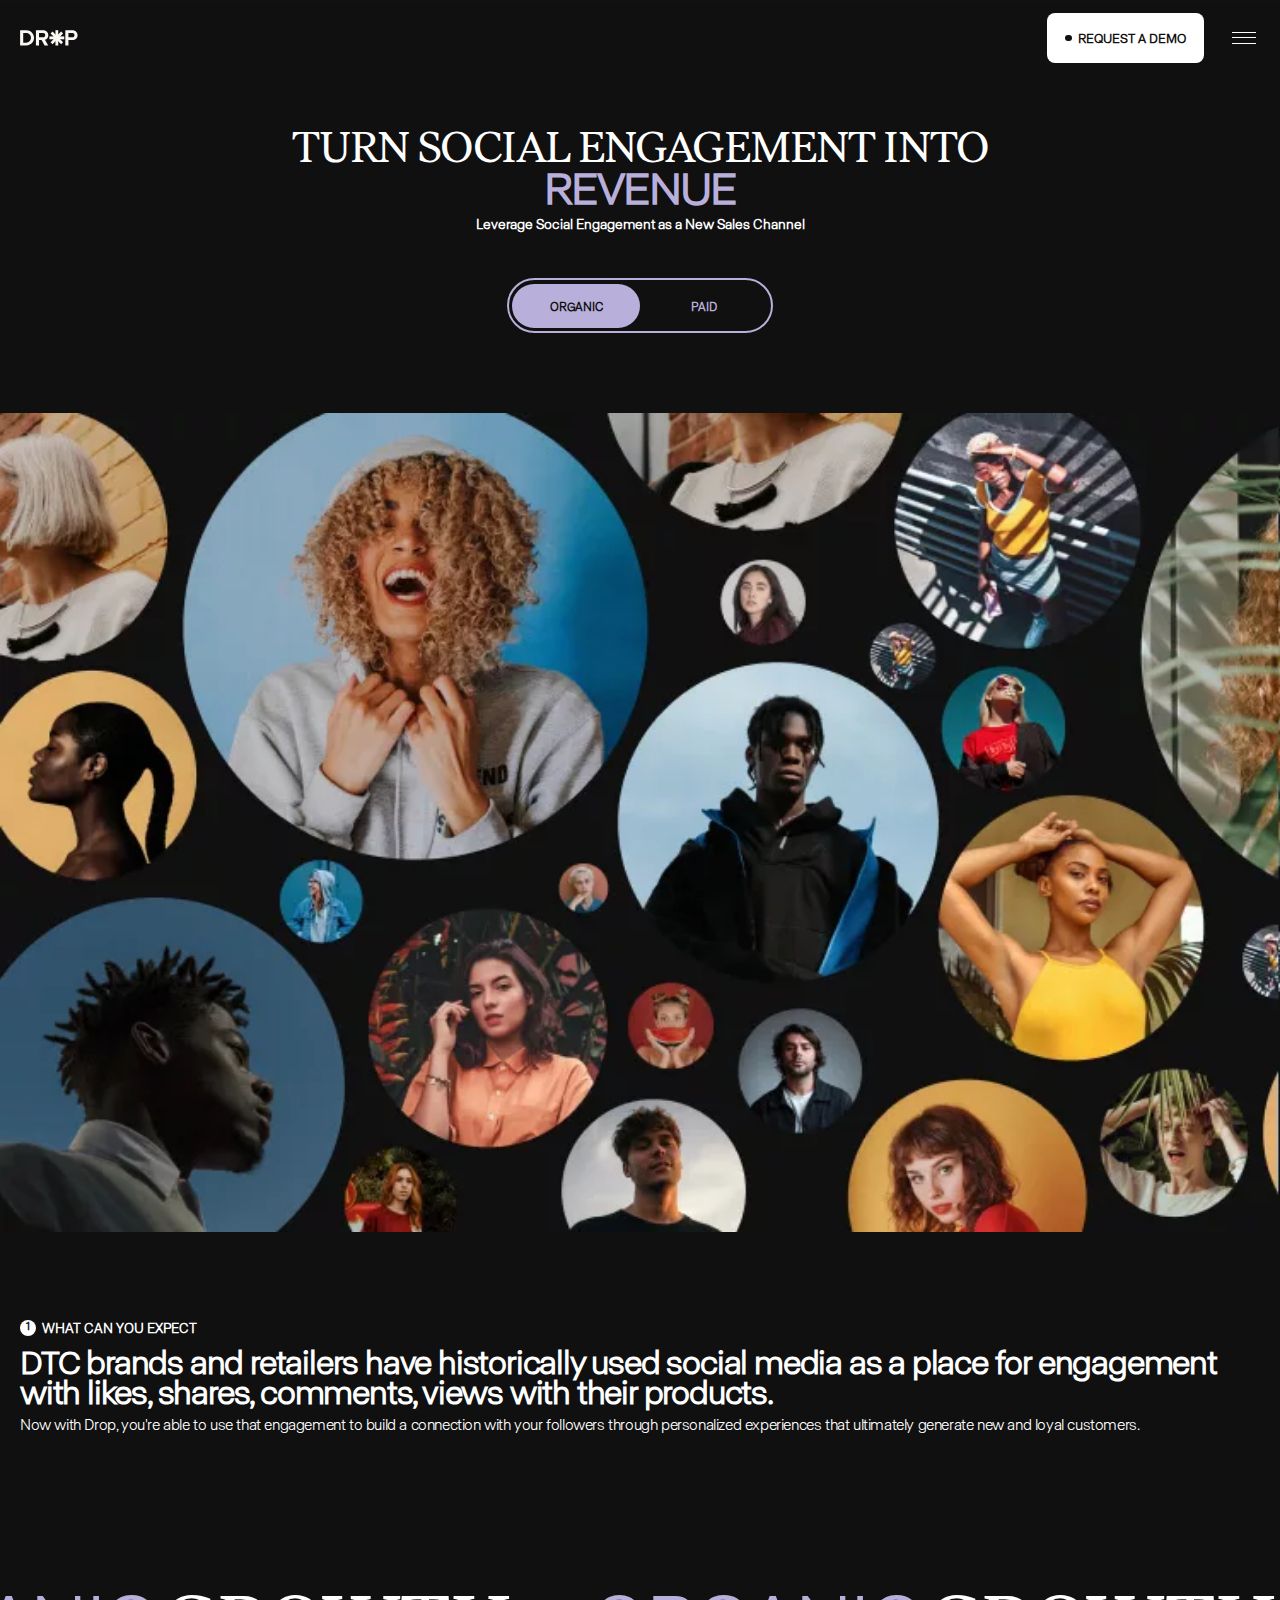
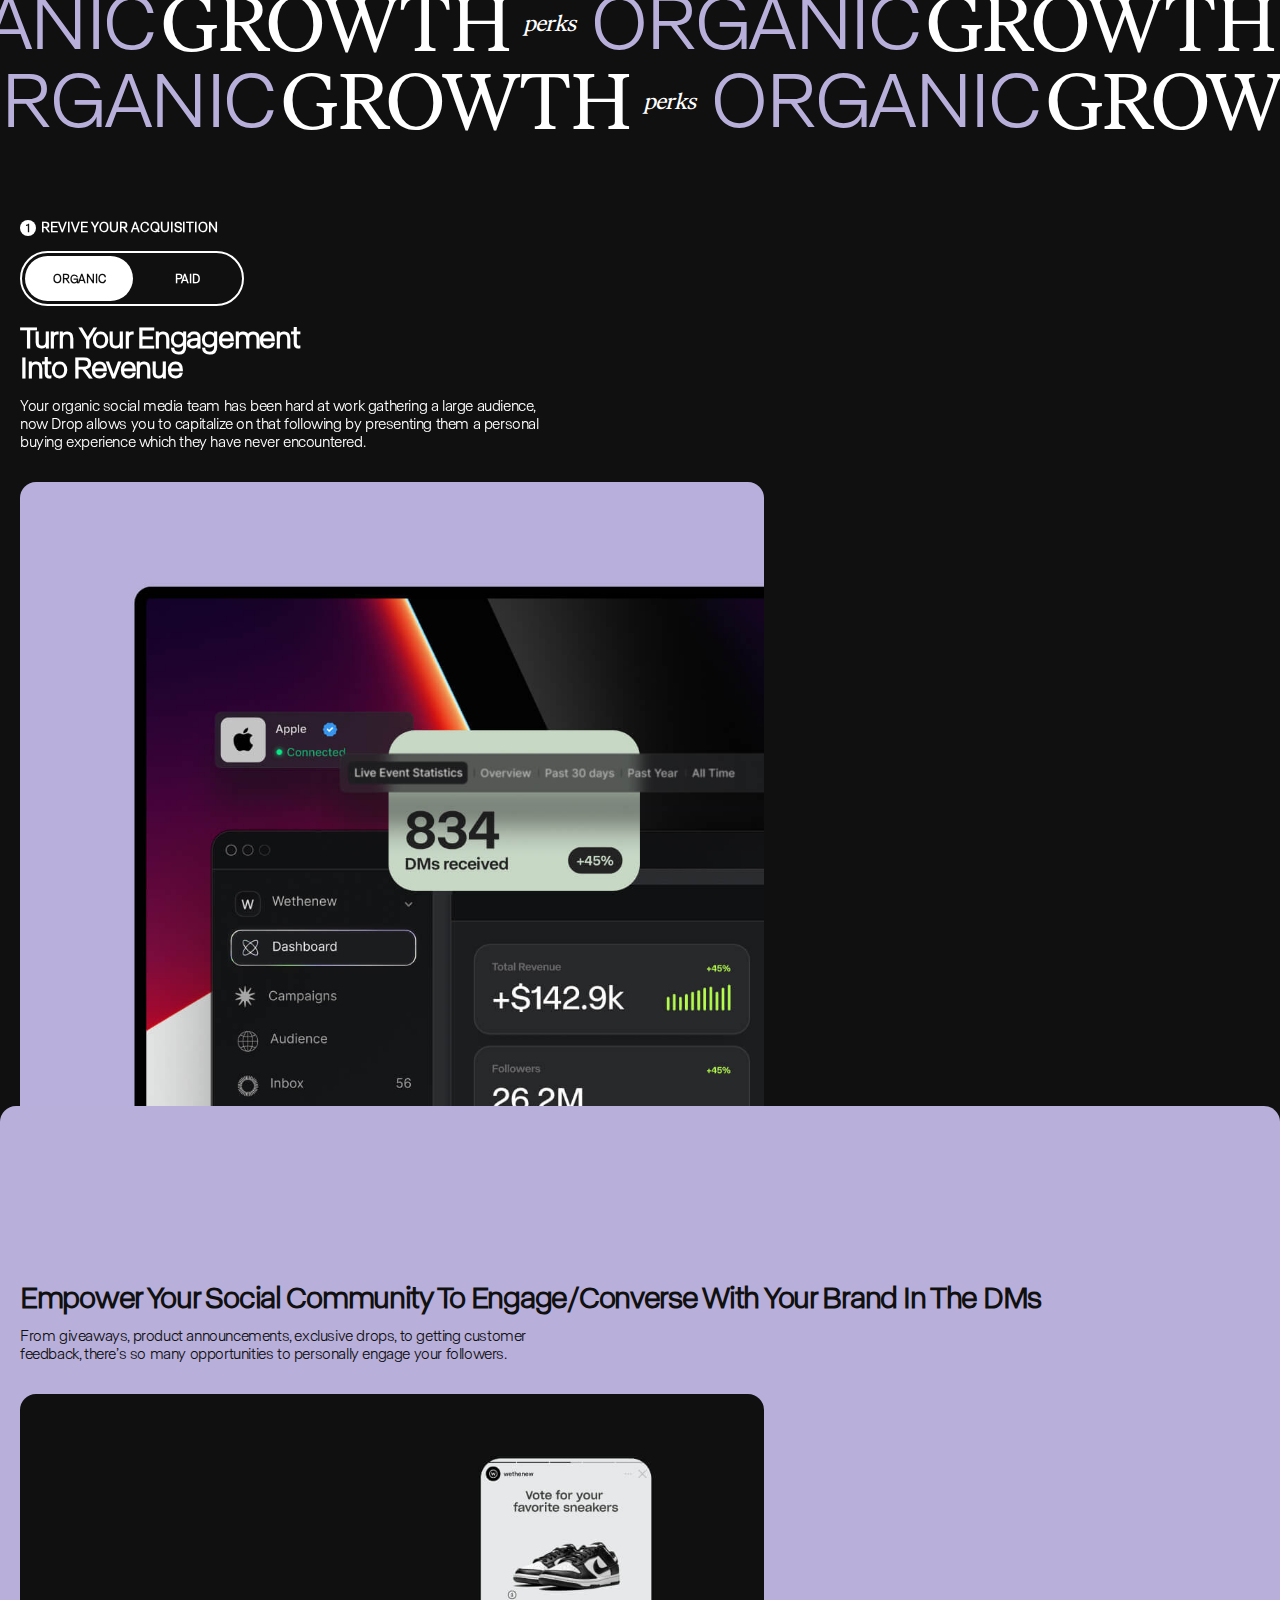
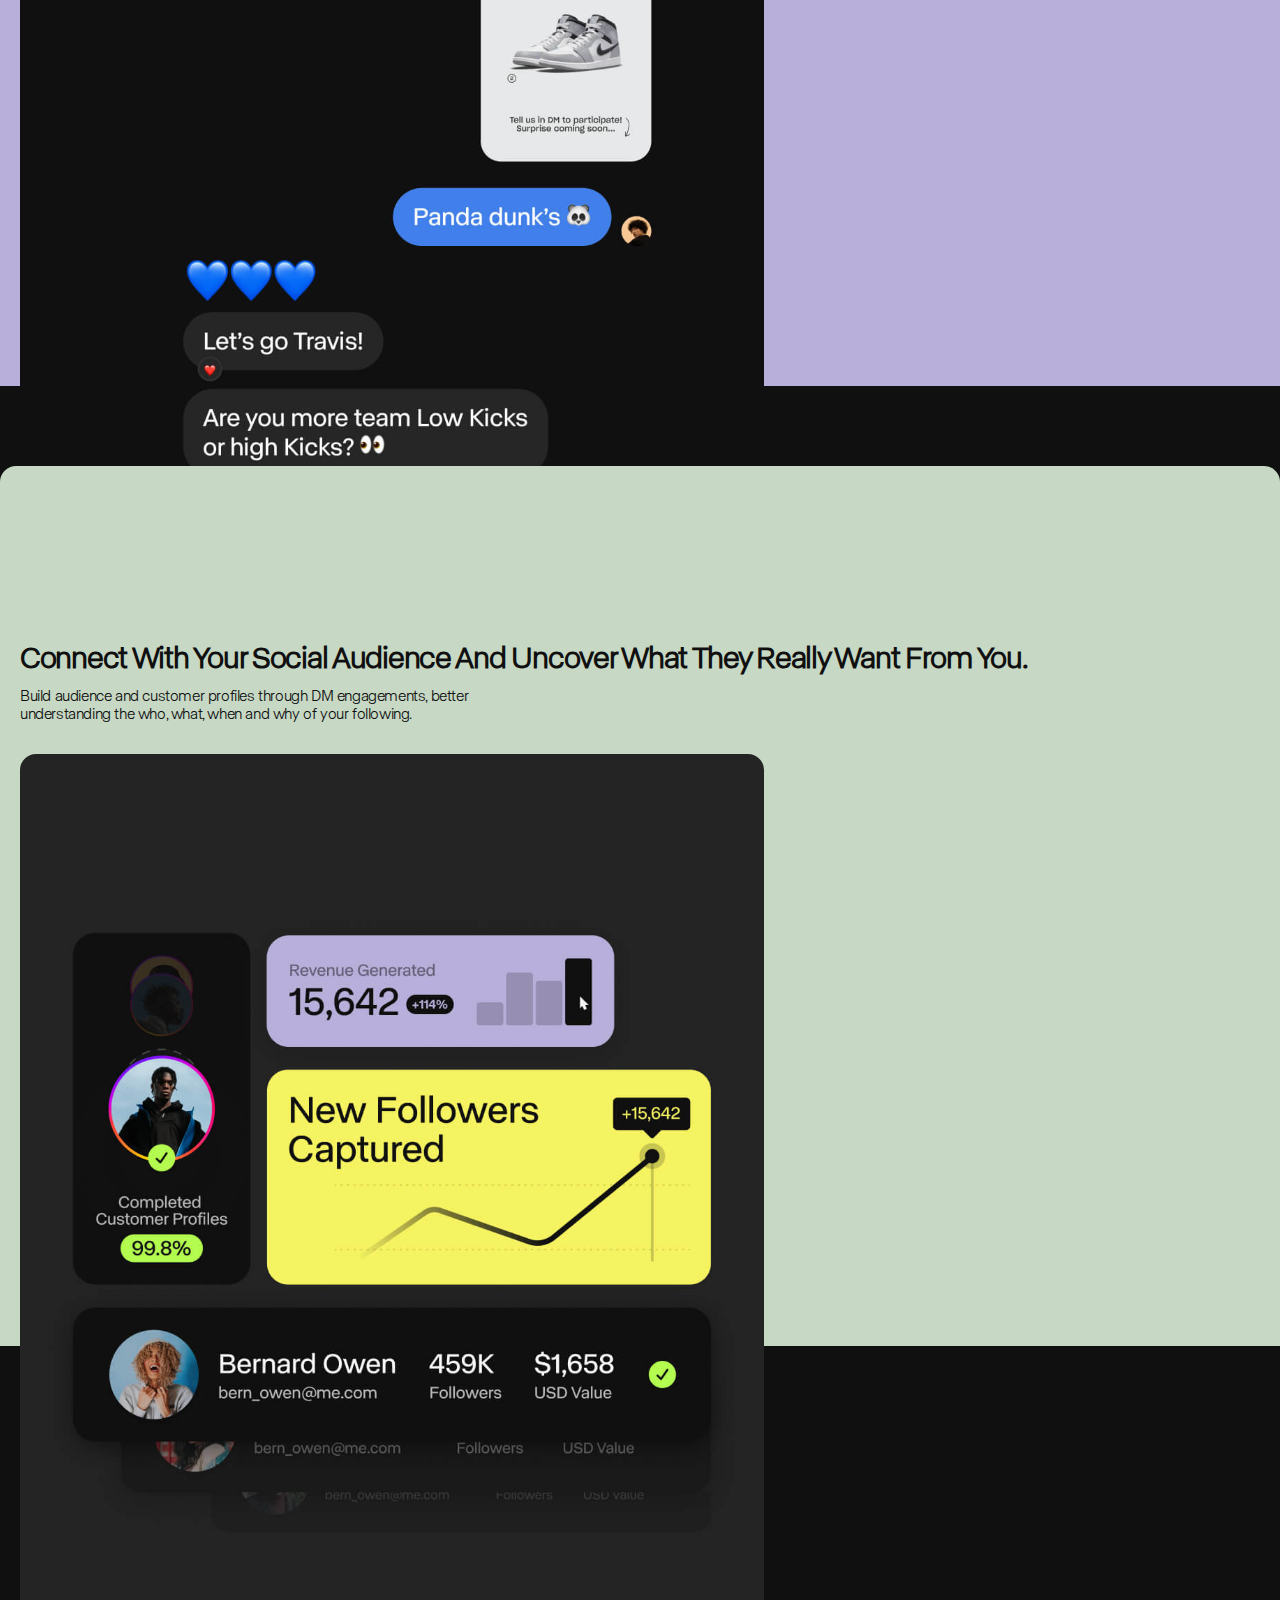
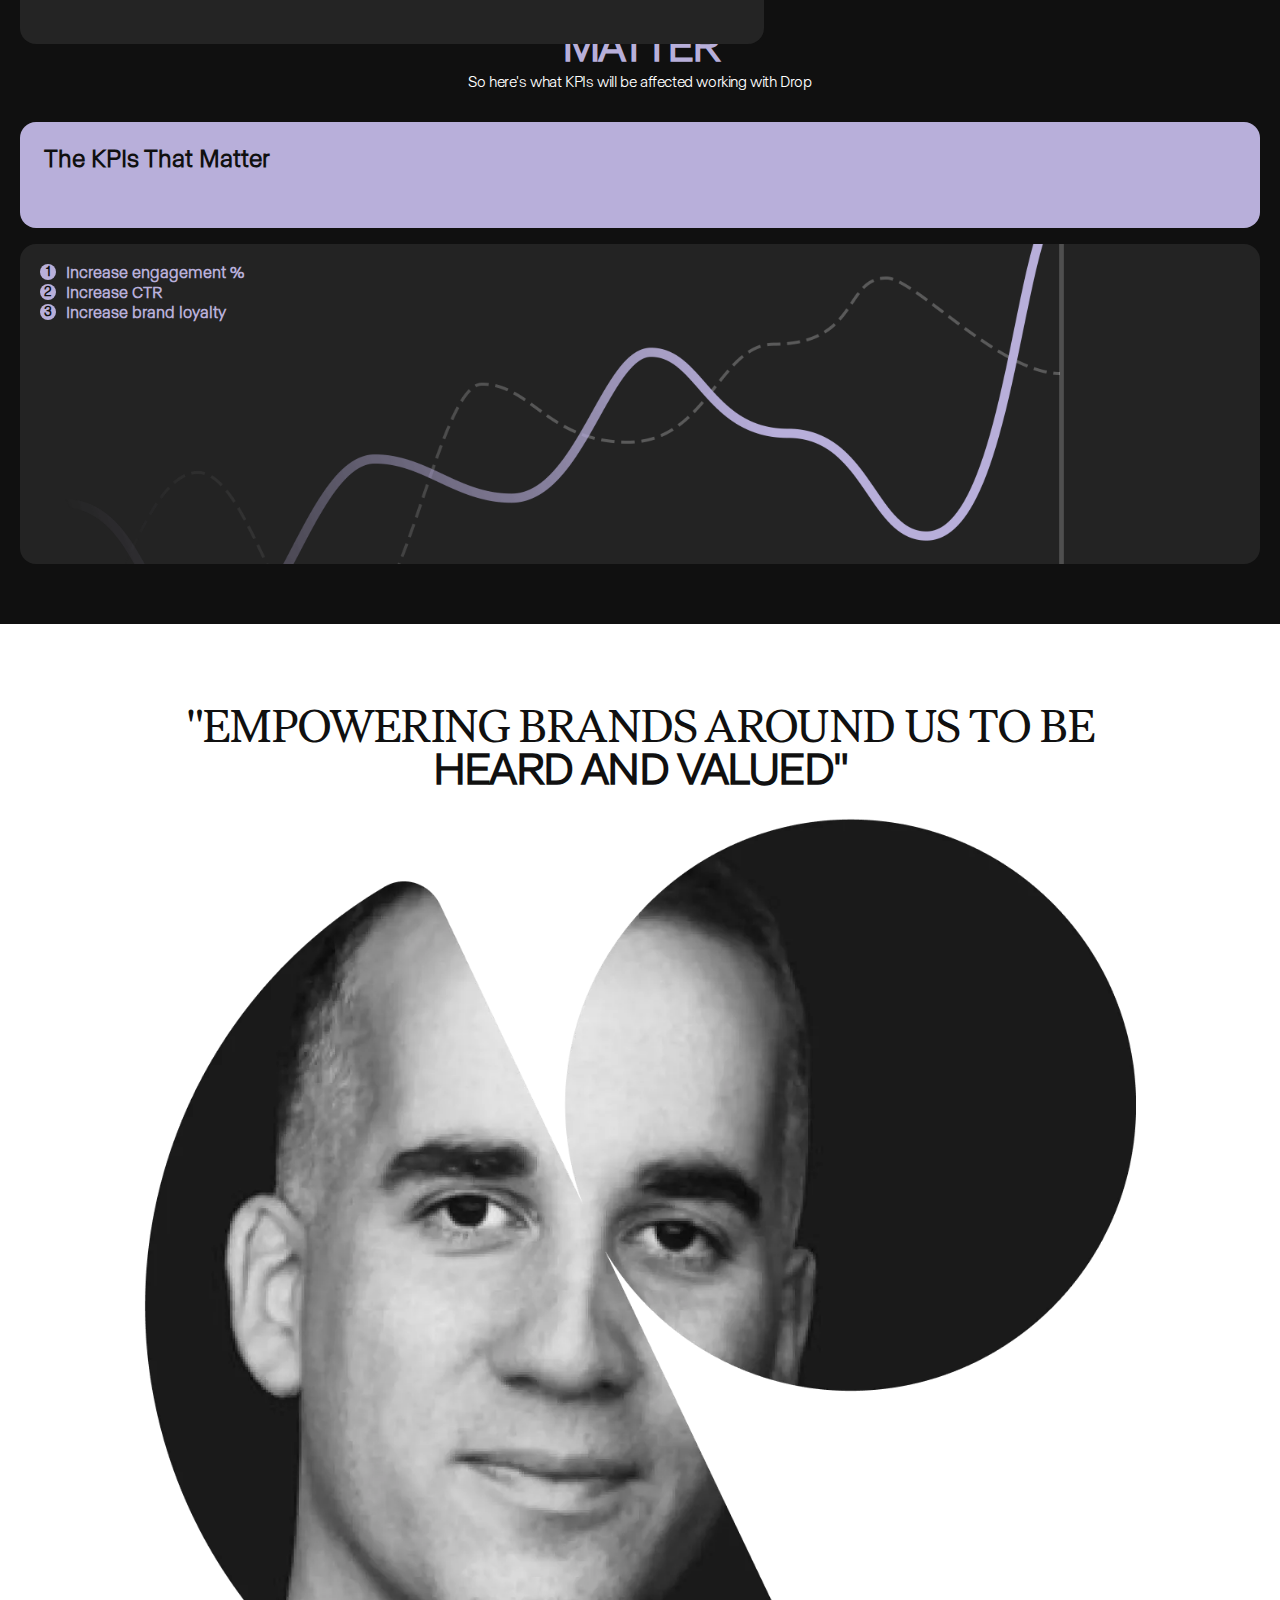
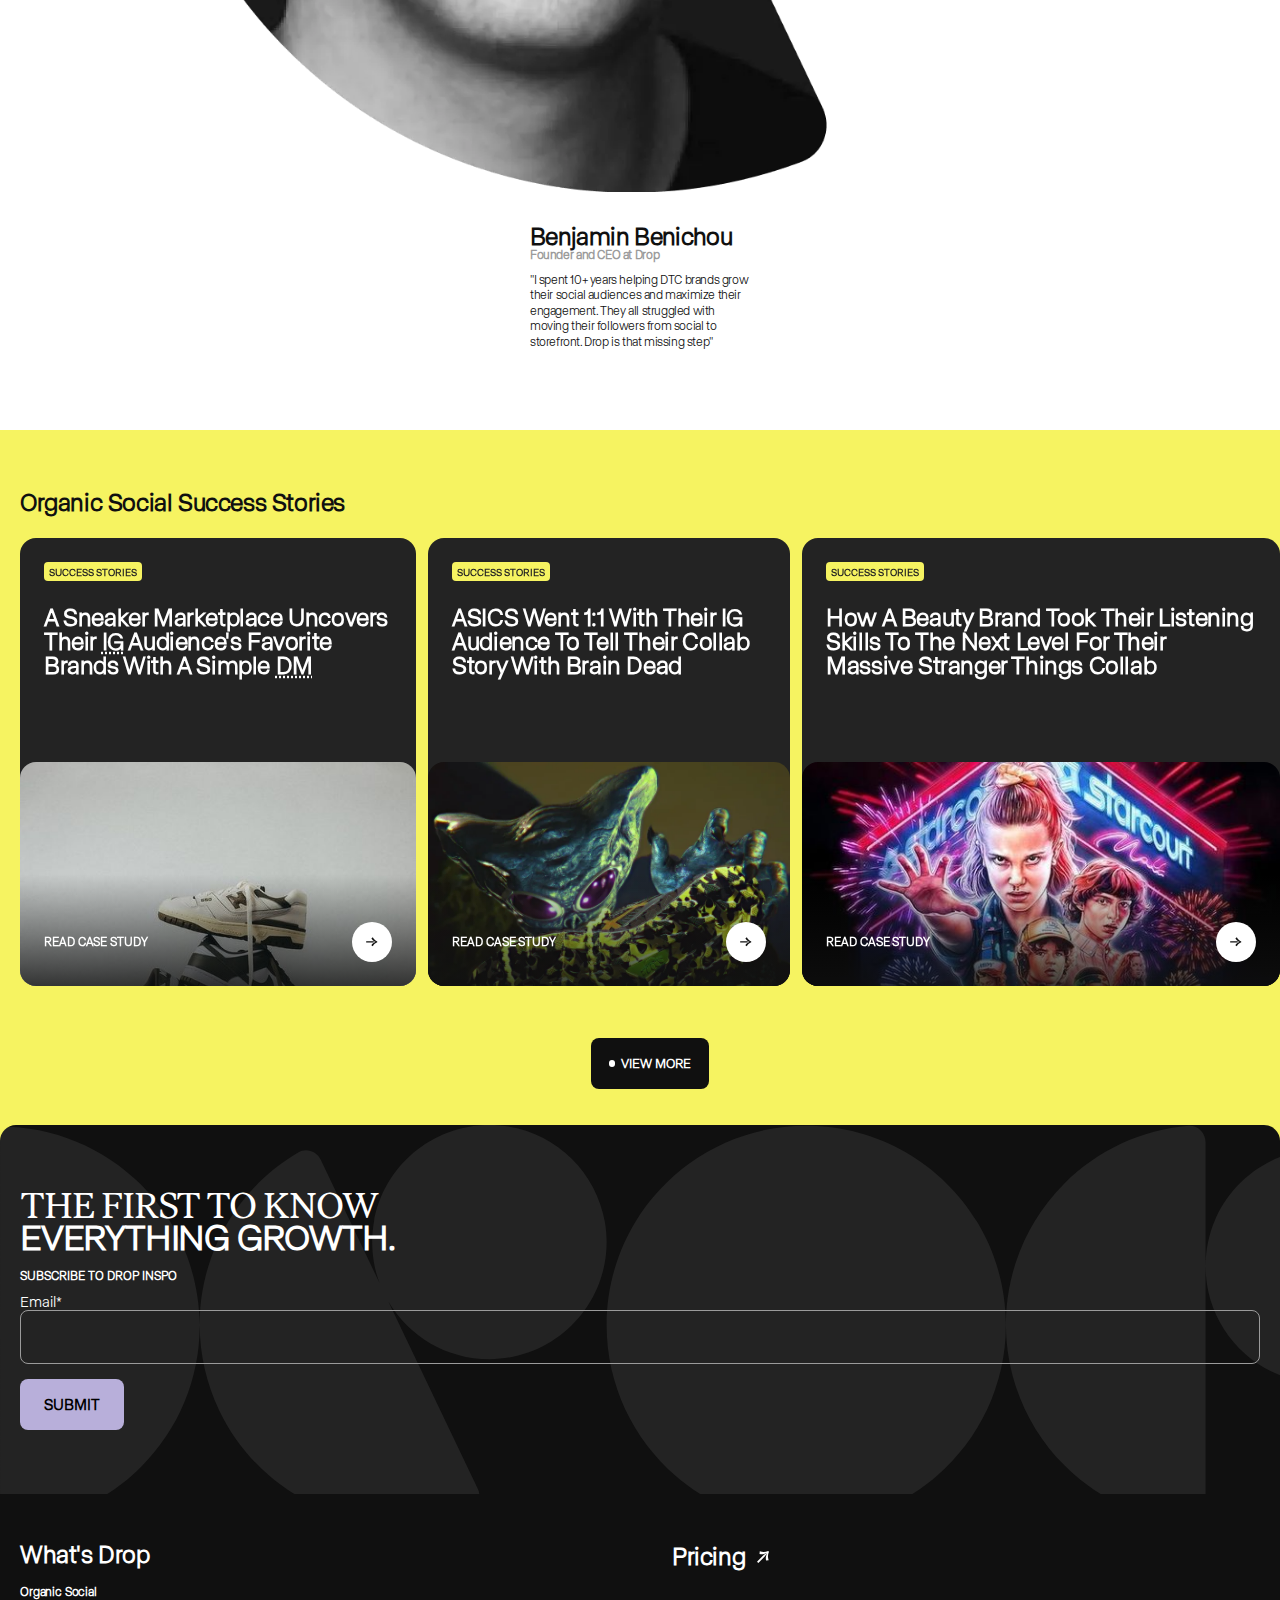
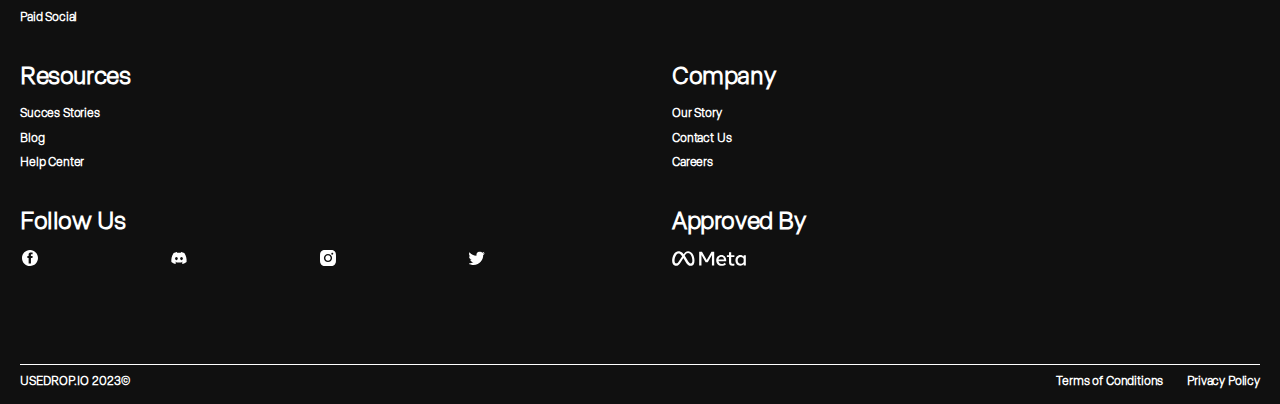
<file: index.html>
<!DOCTYPE html>
<html lang="en">
<head>
    <meta charset="UTF-8">
    <meta name="viewport" content="width=device-width, initial-scale=1.0">
    <link rel="stylesheet" href="./Styles/style.css">
    <title>Drop - Organic Social Solution Overview</title>
</head>
<body>
    <header>
        <a class="to-content" href="#skip-to-content">Skip to content</a>
        <nav class="regular-nav padding-wrapper">
            <a target="_self" href="./index.html"><img src="./Icons/logo-drop-white.svg" alt="Icon logo of DROP"></a>
            <a target="_blank" href="#" class="cta-button">
                <div></div>
                Request a demo
            </a>
            <div class="hamburger-menu">
                <span></span>
                <span></span>
                <span></span>
            </div>
            
        </nav>
        <nav class="altered-nav padding-wrapper">
            <a target="_self" href="./index.html"><img src="./Icons/logo-drop-black.svg" alt="Icon logo of DROP"></a>
            <a target="_blank" href="#" class="cta-button">
                <div></div>
                Request a demo
            </a>
            <div class="hamburger-menu">
                <span></span>
                <span></span>
                <span></span>
            </div>
        </nav>

        <!-- MOBILE MENU -->
        <div class="mobile-menu-container">
            <ul>
                <li>
                    <h3 class="menu-header">
                        Use Cases
                        <img class="icon-rotate" src="./Icons/icon-chevron-thin-down-black.svg" alt="icon for dropdown for menu categorie">
                    </h3>
                    <div class="submenu-container">
                        <ul>
                            <li><a target="_self" href="./index.html">Organic Social</a></li>
                            <li><a target="_blank" href="#">Paid Social</a></li>
                        </ul>
                    </div>
                </li>

                <li><hr></li>

                <li>
                    <h3 class="menu-header">
                        Resources
                        <img class="icon-rotate" src="./Icons/icon-chevron-thin-down-black.svg" alt="icon for dropdown for menu categorie">
                    </h3>
                    <div class="submenu-container">
                        <ul>
                            <li><a target="_blank" href="#">Succes Stories</a></li>
                            <li><a target="_blank" href="#">Blog</a></li>
                        </ul>
                    </div>
                </li>

                <li><hr></li>

                <li>
                    <h3 class="menu-header">
                        Company
                        <img class="icon-rotate" src="./Icons/icon-chevron-thin-down-black.svg" alt="icon for dropdown for menu categorie">
                    </h3>
                    <div class="submenu-container">
                        <ul>
                            <li><a target="_blank" href="#">Our Story</a></li>
                            <li><a target="_blank" href="#">Careers</a></li>
                            <li><a target="_blank" href="#">Contact</a></li>
                        </ul>
                    </div>
                </li>

                <li><hr></li>

                <li>
                    <a target="_self" href="./pricing.html">
                    <h3 class="menu-header">
                        Pricing
                        <img src="./Icons/icon-btn-arrow-diag-serif-black.svg" alt="icon for dropdown for menu categorie">
                    </h3>
                    </a>
                </li>
                
                <li><hr></li>
            </ul>
            <div>
                <a target="_blank" href="#" class="cta-button">
                    <div></div>
                    Request a demo
                </a>
                <a target="_blank" href="#">Login</a>
            </div>
        </div>
        

        <section id="skip-to-content">
            <div class="padding-wrapper">
                <h1>Turn social engagement into<br><span>revenue</span></h1>
                <p>Leverage Social Engagement as a New Sales Channel</p>
                <div class="double-links-container">
                    <a target="_blank" href="#">Organic</a>
                    <a target="_blank" href="#">Paid</a> 
                </div>
            </div>
            <img class="full-width" src="./Images/social-hero-img-mobile.webp" alt="collection">
        </section>
    </header>
    
    <main>
        <section class="padding-wrapper">
            <h3 class="header-with-number"><div class="small-number-circle white-bg">1</div> What can you expect</h3>
            <h2>DTC brands and retailers have historically used social media as a place for engagement with likes, shares, comments, views with their products.</h2>
            <p class="body-text-standard">Now with Drop, you're able to use that engagement to build a connection with your followers through personalized experiences that ultimately generate new and loyal customers.</p>
        </section>

        <div class="rollover-text-wrap">
            <p class="rollover-text"><span class="perks-span"><em>perks</em></span><span class="organics-span">Organic</span><span class="growth-span">Growth</span><span class="perks-span"><em>perks</em></span><span class="organics-span">Organic</span><span class="growth-span">Growth</span></p>
            <p class="rollover-text"><span class="perks-span"><em>perks</em></span><span class="organics-span">Organic</span><span class="growth-span">Growth</span><span class="perks-span"><em>perks</em></span><span class="organics-span">Organic</span><span class="growth-span">Growth</span></p>
        </div>

        <!-- PANEL OVERLAY -->
        <div class="panel-parent-container">

            <div class="sticky-heading-item padding-wrapper">
                <h3 class="header-with-number">
                    <div class="small-number-circle white-bg"></div>
                    <div class="sticky-heading-wrapper">
                            <div><span>1</span>Revive your acquisition</div>
                            <div><span>2</span>Create personalized experiences</div>
                            <div><span>3</span>Understand your community</div>
                    </div>
                </h3>
                <div class="double-links-container">
                    <a  target="_blank" href="#">Organic</a>
                    <a  target="_blank" href="#">Paid</a> 
                </div>
            </div>
            
            <article class="panel-overlay padding-wrapper" >
                <h2>Turn Your Engagement <br> Into Revenue</h2>
                <p class="body-text-standard">Your organic social media team has been hard at work gathering a large audience, now Drop allows you to capitalize on that following by presenting them a personal buying experience which they have never encountered.</p>
                <img src="./Images/first-panel.jpg" alt="Desktop website showcasing increasement in revenue">
            </article>
            
            <article class="panel-overlay padding-wrapper">
                <h2>Empower Your Social Community To Engage/Converse With Your Brand In The DMs</h2>
                <p class="body-text-standard">From giveaways, product announcements, exclusive drops, to getting customer feedback, there’s so many opportunities to personally engage your followers.</p>
                <img src="./Images/second-panel.jpg" alt="Chat log showcasing engagement with the followers">
            </article>

            <div class="extra-height-panel">
            <article class="panel-overlay padding-wrapper">
                <h2>Connect With Your Social Audience And Uncover What They Really Want From You.</h2>
                <p class="body-text-standard">Build audience and customer profiles through DM engagements, better understanding the who, what, when and why of your following.</p>
                <img src="./Images/third-panel.jpg" alt="Information items showcasing information about your brands audience">
            </article>
            </div>
        </div>
        <!-- METRICS SECTION -->
        <section class="padding-wrapper">
            <h3>
            <span>Metrics</span>
            <br>Matter
            </h3>
            <p class="body-text-standard">So here's what KPIs will be affected working with Drop</p>
        </section>

        <section class="padding-wrapper">
            <div>
                <h3>The KPIs That Matter</h3>
            </div>
            <div>
                <ol>
                    <li>
                        <h4><div class="small-number-circle">1</div> Increase engagement %</h4>                        
                    </li>
                    <li>
                        <h4><div class="small-number-circle">2</div> Increase CTR</h4>
                    </li>
                    <li>
                        <h4><div class="small-number-circle">3</div> Increase brand loyalty</h4>
                    </li>
                </ol>
            </div>
        </section>

        <!-- QUOTE SECTION -->
        <section class="padding-wrapper">
            <h2><span>"Empowering brands around us to be<br></span>heard and valued"</h2>
            <img src="./Images/img-quote.webp" alt="#">
            <article>
                <h3>Benjamin Benichou</h3>
                <h4>Founder and CEO at Drop</h4>
                <p>"I spent 10+ years helping DTC brands grow their social audiences and maximize their engagement. They all struggled with moving their followers from social to storefront. Drop is that missing step"</p>
            </article>
        </section>

        <!-- STORIES SLIDER SECTION -->
        <section class="stories-slider padding-wrapper">
            <h3>Organic social success stories</h3>
                <div>
                    <article>
                        <a target="_blank" href="#">
                            <div>
                                <div>
                                    <p>Success stories</p>
                                    <h4>A sneaker marketplace uncovers their <abbr title="Instagram">IG</abbr> audience's favorite brands with a simple <abbr title="Direct Message">DM</abbr></h4>
                                </div>
                                <div>
                                    <p>Read case study</p>
                                    <div><img src="./Icons/icon-btn-arrow-serif-black.svg" alt=""></div>
                                </div>
                                <div>
                                    <div></div>
                                    <img src="./Images/sneakers-img.jpg" alt="#">
                                </div>
                            </div>
                        </a>
                    </article>
                    <article>
                        <a target="_blank" href="#">
                            <div>
                                <div>
                                    <p>Success stories</p>
                                    <h4>ASICS went 1:1 with their IG audience to tell their collab story with brain dead</h4>
                                </div>
                                <div>
                                    <p>Read case study</p>
                                    <div><img src="./Icons/icon-btn-arrow-serif-black.svg" alt=""></div>
                                </div>
                                <div>
                                    <div></div>
                                    <img src="./Images/asics-img.webp" alt="#">
                                </div>
                            </div>
                        </a>
                    </article>
                    <article>
                        <a target="_blank" href="#">
                            <div>
                                <div>
                                    <p>Success stories</p>
                                    <h4>How a beauty brand took their listening skills to the next level for their massive Stranger Things collab</h4>
                                </div>
                                <div>
                                    <p>Read case study</p>
                                    <div><img src="./Icons/icon-btn-arrow-serif-black.svg" alt=""></div>
                                </div>
                                <div>
                                    <div></div>
                                    <img src="./Images/stranger-things.jpeg" alt="#">
                                </div>
                            </div>
                        </a>
                    </article>
                </div>

                <!-- Button -->
                <div>
                    <a target="_blank" href="#" class="cta-button">
                        <div></div>
                        View more
                    </a>
                </div>
        </section>
    </main>
    <!-- FOOTER -->
    <footer>
        <section class="padding-wrapper">
            <h2><span>The first to know</span> 
                <br>
                everything growth.</h2>
            <div>
                <p>Subscribe to drop inspo</p>
                <form action="#">
                    <label for="sign-in">Email‍*</label>
                    <input id="sign-in" type="email">
                    <input type="submit">
                </form>
            </div>
        </section>

        <section class="padding-wrapper">
            <div class="footer-main">
                <div>
                    <div>
                        <h4>What's Drop</h4>
                        <ul>
                            <li>
                                <a target="_blank" href="#">Organic Social</a>
                            </li>
                            <li>
                                <a target="_blank" href="#">Paid Social</a>
                            </li>
                        </ul>
                    </div>
                    <div>
                        <h4 class="pricing-wrapper"><a target="_blank" href="./pricing.html">Pricing <img src="./Icons/icon-btn-arrow-diag-serif-white.svg" alt=""></a></h4>
                    </div>
                    <div>
                        <h4>Resources</h4>
                        <ul>
                            <li>
                                <a target="_blank" href="#">Succes Stories</a>
                            </li>
                            <li>
                                <a target="_blank" href="#">Blog</a>
                            </li>
                            <li>
                                <a target="_blank" href="#">Help Center</a>
                            </li>
                        </ul>
                    </div>
                    <div>
                        <h4>Company</h4>
                        <ul>
                            <li>
                                <a target="_blank" href="#">Our Story</a>
                            </li>
                            <li>
                                <a target="_blank" href="#">Contact Us</a>
                            </li>
                            <li>
                                <a target="_blank" href="#">Careers</a>
                            </li>
                        </ul>
                    </div>
                </div>
                <div>
                    <div>
                        <h4>Follow Us</h4>
                        <ul>
                            <li>
                                <a target="_blank" href="#">
                                    <img src="./Icons/icon-facebook-white.svg" alt="Facebook social media icon">
                                </a>
                            </li>
                            <li>
                                <a target="_blank" href="#">
                                    <img src="./Icons/icon-discord-white.svg" alt="Discord social media icon">
                                </a>
                            </li>
                            <li>
                                <a target="_blank" href="#">
                                    <img src="./Icons/icon-instagram-white.svg" alt="Instagram social media icon">
                                </a>
                            </li>
                            <li>
                                <a target="_blank" href="#">
                                    <img src="./Icons/icon-twitter-white.svg" alt="Twitter social media icon">
                                </a>
                            </li>
                        </ul>
                    </div>
                    <div>
                        <h4>Approved By</h4>
                        <img src="./Icons/meta-logo.svg" alt="Meta icon logo">
                    </div>
                </div>
            </div>
            <!-- Footer bottom -->
            <div>
                <div>
                    <p>USEDROP.IO 2023©</p>
                    <div>
                        <a target="_blank" href="#">Terms of Conditions</a>
                        <a target="_blank" href="#">Privacy Policy</a>
                    </div>
                </div>
            </div>
        </section>
    </footer>
    <script defer src="./Scripts/panelOverlay.js"></script>
    <script defer src="./Scripts/rolloverScroll.js"></script>
    <script defer src="./Scripts/panelHeadingChange.js"></script>
    <script defer src="./Scripts/mobileMenu.js"></script>
    <script defer src="./Scripts/scrollNavigation.js"></script>
</body>
</html>
</file>
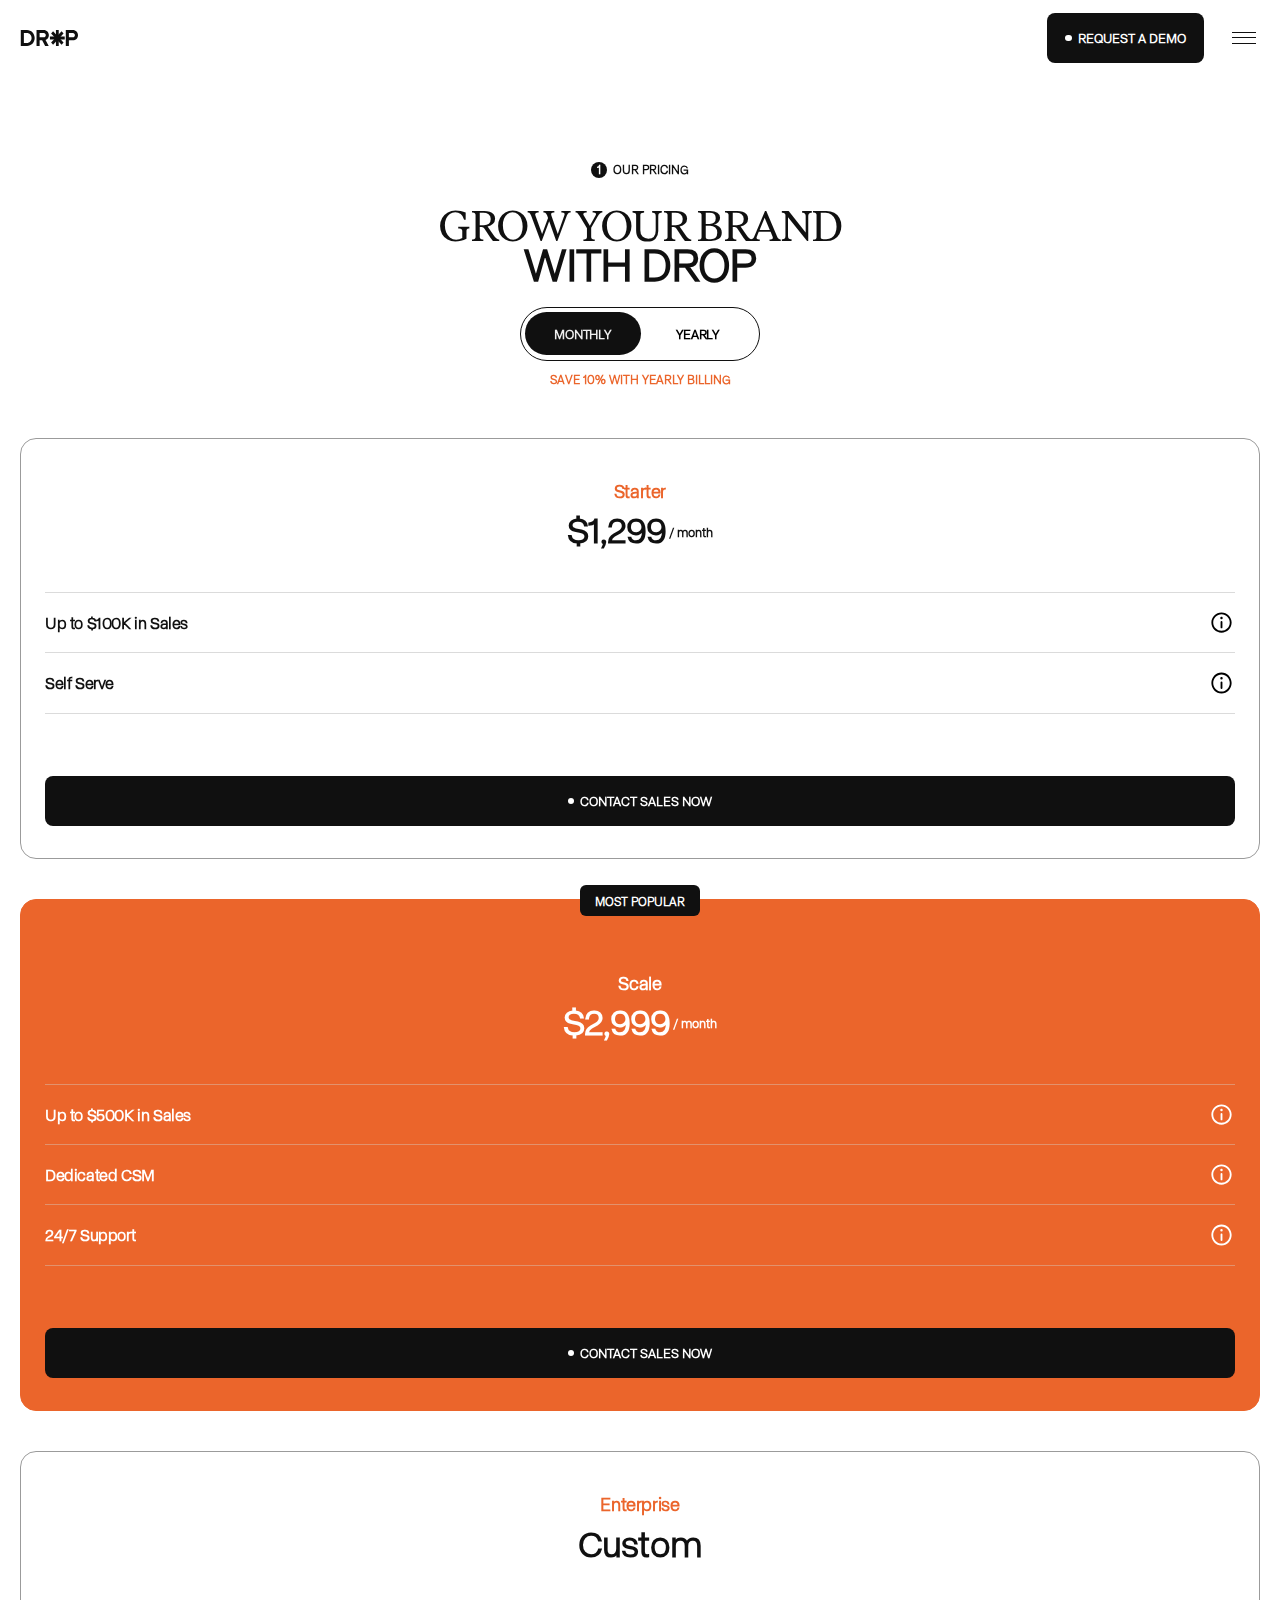
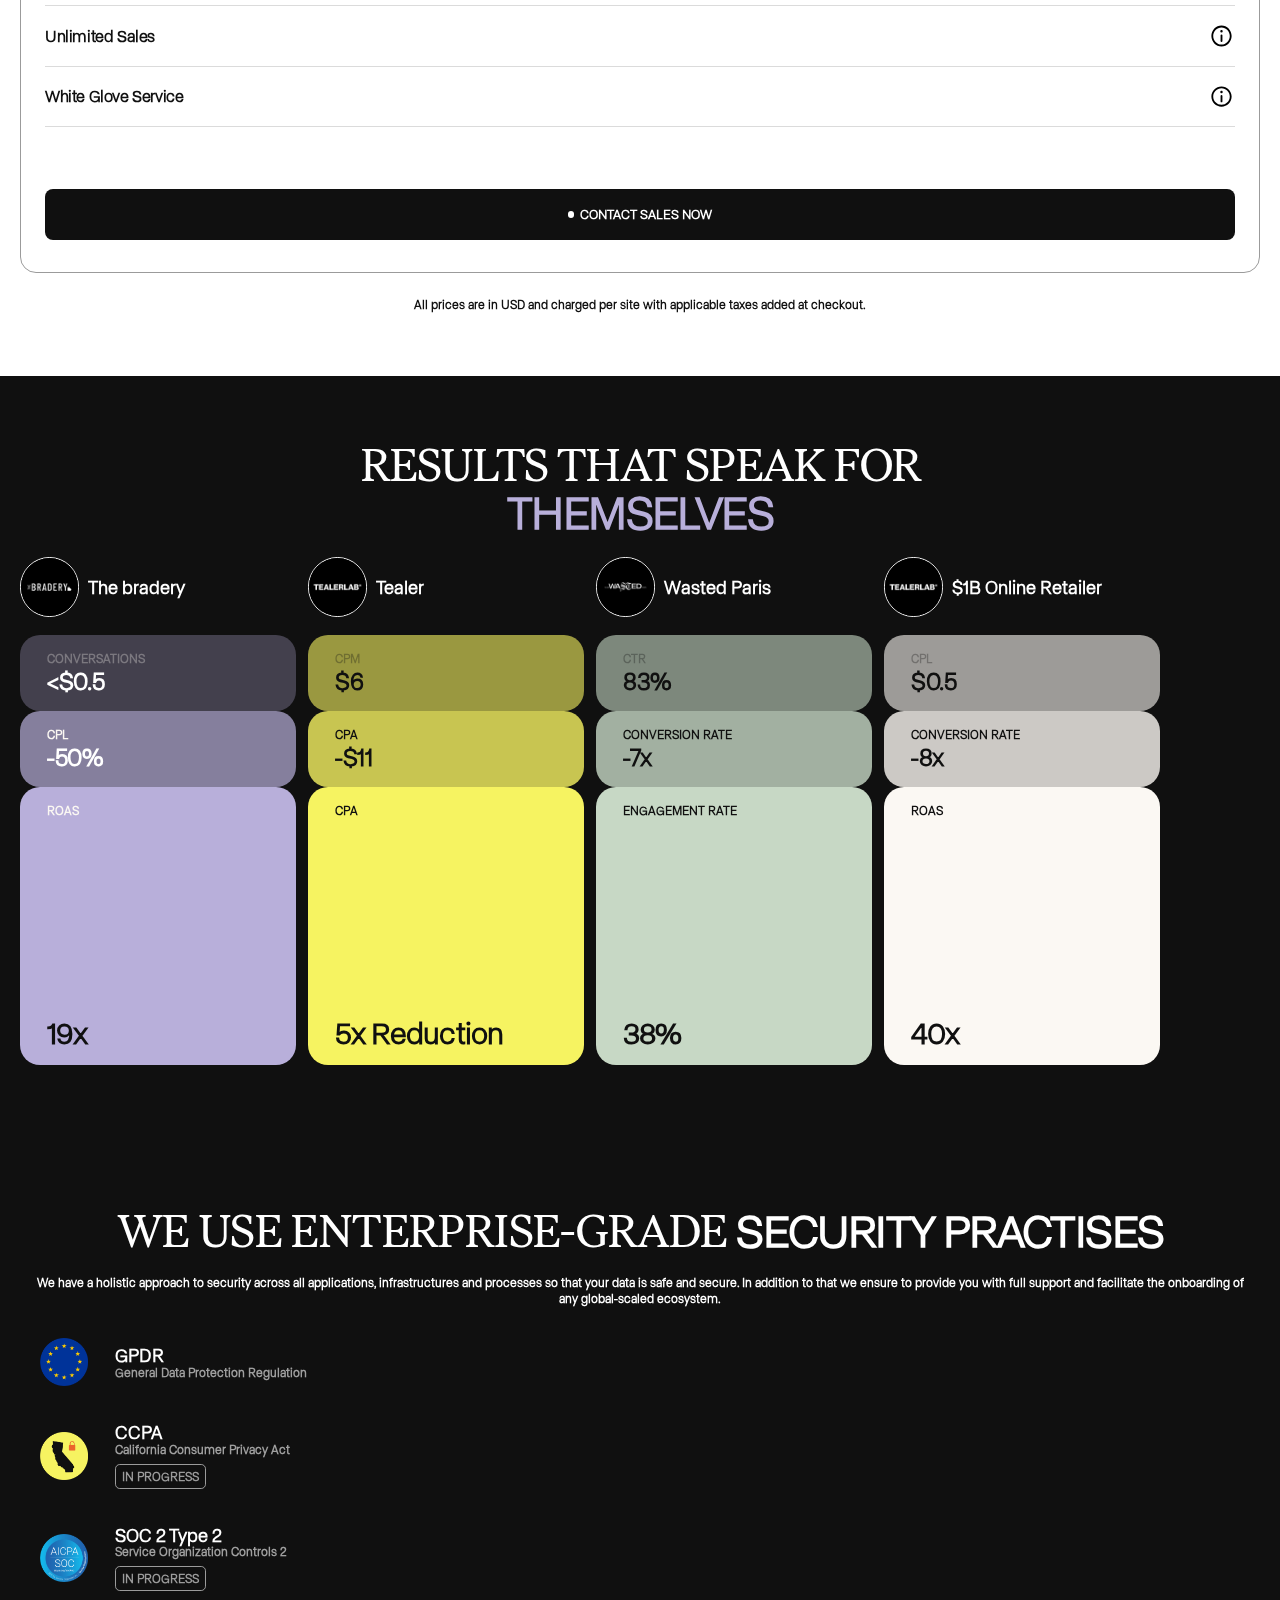
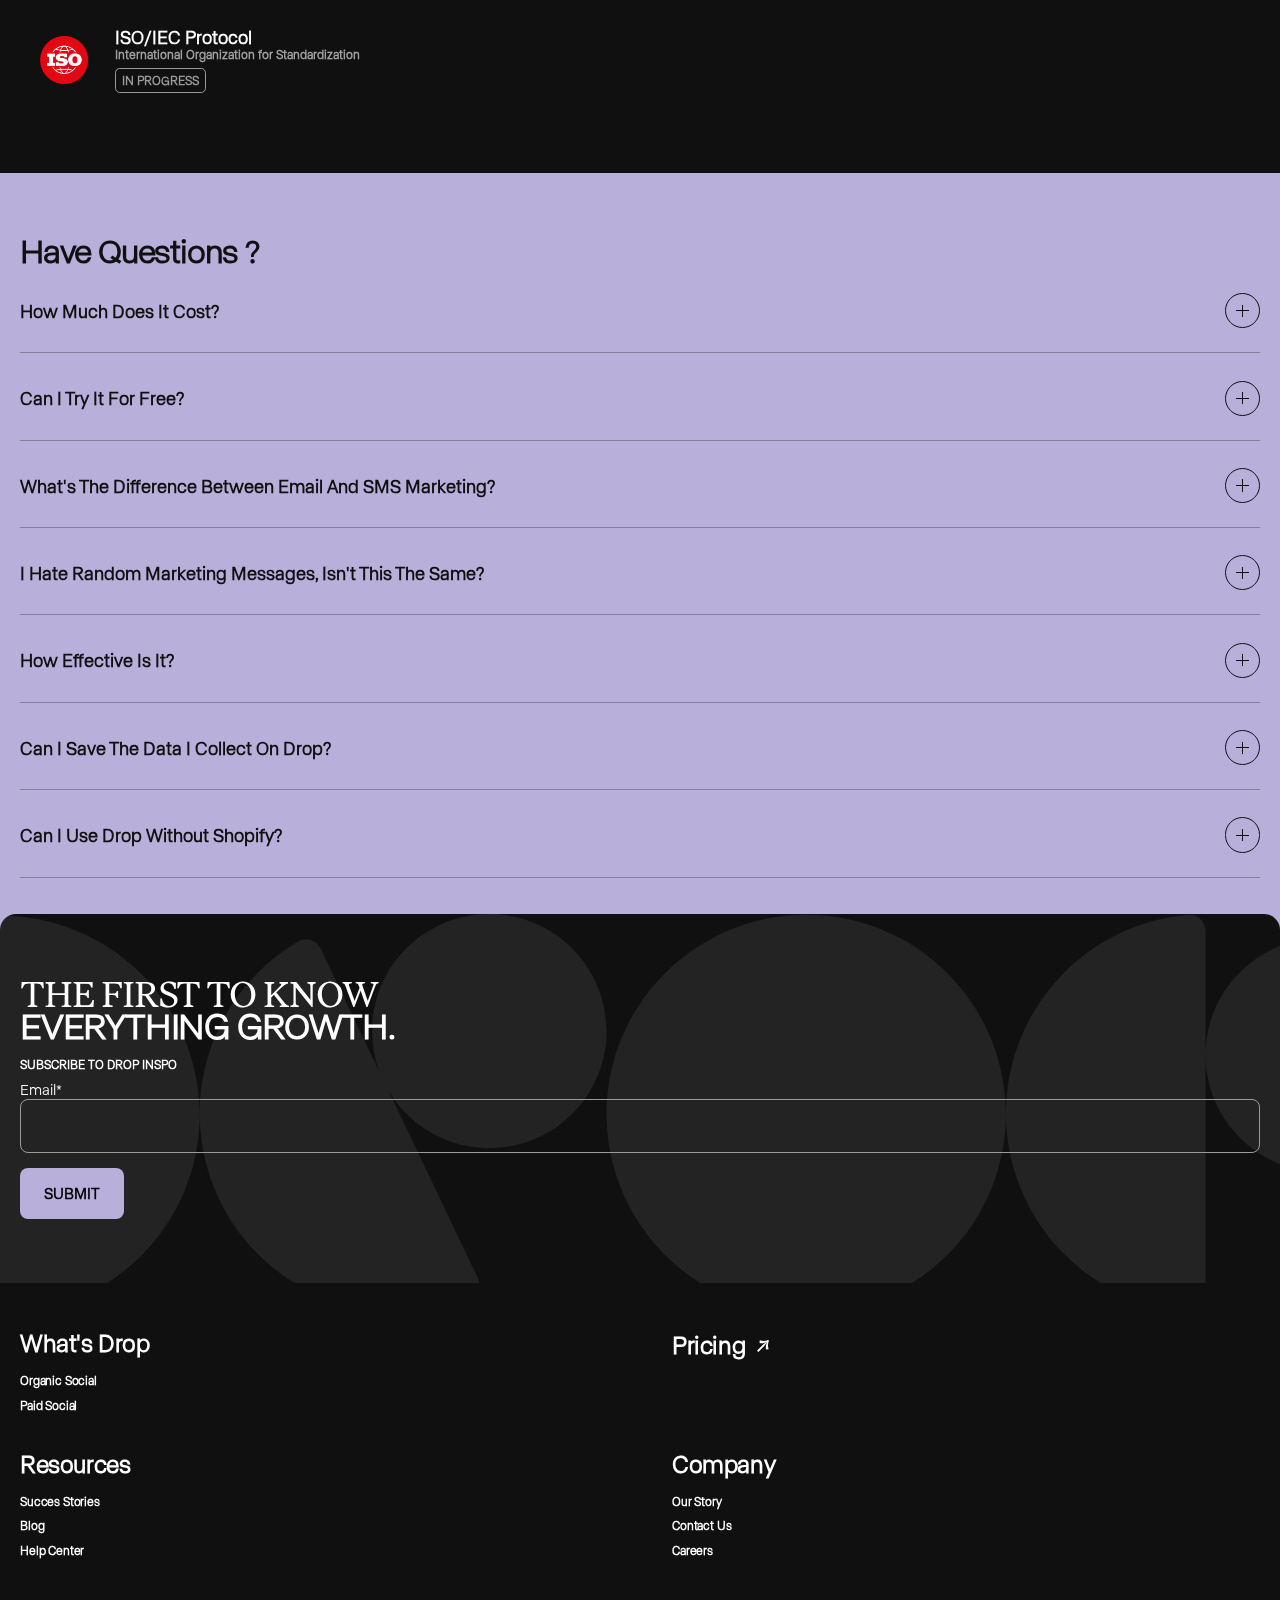
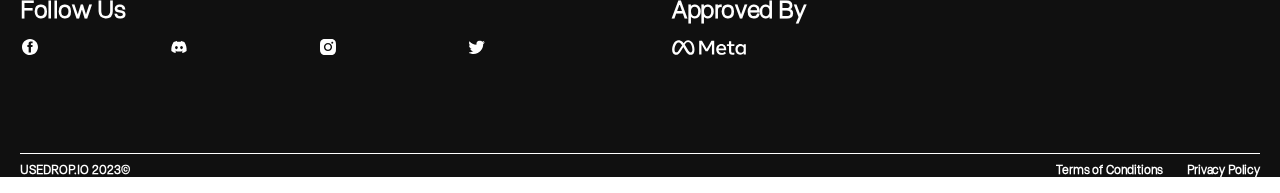
<file: pricing.html>
<!DOCTYPE html>
<html lang="en">
<head>
    <meta charset="UTF-8">
    <meta name="viewport" content="width=device-width, initial-scale=1.0">
    <link rel="stylesheet" href="./Styles/style.css">
    <link rel="icon" href="./Images/FED-favicon.svg" type="image/x-icon"/>
    <title>Drop - Pricing</title>
</head>
<body class="pricing-page">
    <header>
        <a class="to-content" href="#skip-to-content">Skip to content</a>
        <nav class="altered-nav padding-wrapper">
            <a target="_self" href="./index.html"><img src="./Icons/logo-drop-black.svg" alt="Icon logo of DROP"></a>
            <a target="_blank" href="#" class="cta-button">
                <div></div>
                Request a demo
            </a>
            <div class="hamburger-menu">
                <span></span>
                <span></span>
                <span></span>
            </div>
        </nav>

        <div class="mobile-menu-container">
            <ul>
                <li>
                    <h3 class="menu-header">
                        Use Cases
                        <img class="icon-rotate" src="./Icons/icon-chevron-thin-down-black.svg" alt="icon for dropdown for menu categorie">
                    </h3>
                    <div class="submenu-container">
                        <ul>
                            <li><a target="_self" href="./index.html">Organic Social</a></li>
                            <li><a target="_blank" href="#">Paid Social</a></li>
                        </ul>
                    </div>
                </li>

                <li><hr></li>

                <li>
                    <h3 class="menu-header">
                        Resources
                        <img class="icon-rotate" src="./Icons/icon-chevron-thin-down-black.svg" alt="icon for dropdown for menu categorie">
                    </h3>
                    <div class="submenu-container">
                        <ul>
                            <li><a target="_blank" href="#">Succes Stories</a></li>
                            <li><a target="_blank" href="#">Blog</a></li>
                        </ul>
                    </div>
                </li>

                <li><hr></li>

                <li>
                    <h3 class="menu-header">
                        Company
                        <img class="icon-rotate" src="./Icons/icon-chevron-thin-down-black.svg" alt="icon for dropdown for menu categorie">
                    </h3>
                    <div class="submenu-container">
                        <ul>
                            <li><a target="_blank" href="#">Our Story</a></li>
                            <li><a target="_blank" href="#">Careers</a></li>
                            <li><a target="_blank" href="#">Contact</a></li>
                        </ul>
                    </div>
                </li>

                <li><hr></li>

                <li>
                    <a target="_self" href="./pricing.html">
                    <h3 class="menu-header">
                        Pricing
                        <img src="./Icons/icon-btn-arrow-diag-serif-black.svg" alt="icon for dropdown for menu categorie">
                    </h3>
                    </a>
                </li>
                
                <li><hr></li>
            </ul>
            <div>
                <a target="_blank" href="#" class="cta-button">
                    <div></div>
                    Request a demo
                </a>
                <a target="_blank" href="#">Login</a>
            </div>
        </div>
    </header>

    <main id="skip-to-content">
        <section class="padding-wrapper pricing-hero">
            <h4><div class="small-number-circle">1</div> Our pricing</h4>                        
            <h1>
                <span>Grow your brand</span> <br>
                with drop
            </h1>
            <div class="double-links-container moving">
                <div class="button-background"></div>
                <a class="monthly-button" target="_self" href="#">Monthly</a>
                <a class="yearly-button" target="_self" href="#">Yearly</a> 
            </div>
            <h5>Save 10% with yearly billing</h5>
        </section>

        <!-- PRICING SECTION -->
        <section class="padding-wrapper">
            <ul>
                <li>
                    <div>
                        <h4>Starter</h4>
                        <p class="starter-price">$1,299 <span>/ month</span></p>
                    </div>
                    <ul class="subitems-list">
                        <li><hr></li>
                        <li>
                            <p>Up to $100K in Sales</p>
                            <img src="./Icons/icon-information-i.svg" alt="information icon, click for more info">
                        </li>
                        <li><hr></li>
                        <li>
                            <p>Self Serve</p>
                            <img src="./Icons/icon-information-i.svg" alt="information icon, click for more info">
                        </li>
                        <li><hr></li>
                    </ul>
                    <a target="_blank" href="#" class="cta-button">
                        <div></div>
                        Contact sales now
                    </a>
                </li>

                <li>
                    <p>Most popular</p>
                    <div>
                        <h4>Scale</h4>
                        <p class="scale-price">$2,999 <span>/ month</span></p>
                    </div>
                    <ul class="subitems-list">
                        <li><hr></li>
                        <li>
                            <p>Up to $500K in Sales</p>
                            <img src="./Icons/icon-information-i.svg" alt="information icon, click for more info">
                        </li>
                        <li><hr></li>
                        <li>
                            <p>Dedicated CSM</p>
                            <img src="./Icons/icon-information-i.svg" alt="information icon, click for more info">
                        </li>
                        <li><hr></li>
                        <li>
                            <p>24/7 Support</p>
                            <img src="./Icons/icon-information-i.svg" alt="information icon, click for more info">
                        </li>
                        <li><hr></li>
                    </ul>
                    <a target="_blank" href="#" class="cta-button">
                        <div></div>
                        Contact sales now
                    </a>
                </li>

                <li>
                    <div>
                        <h4>Enterprise</h4>
                        <p>Custom</p>
                    </div>
                    <ul class="subitems-list">
                        <li><hr></li>
                        <li>
                            <p>Unlimited Sales</p>
                            <img src="./Icons/icon-information-i.svg" alt="information icon, click for more info">
                        </li>
                        <li><hr></li>
                        <li>
                            <p>White Glove Service</p>
                            <img src="./Icons/icon-information-i.svg" alt="information icon, click for more info">
                        </li>
                        <li><hr></li>
                    </ul>
                    <a target="_blank" href="#" class="cta-button">
                        <div></div>
                        Contact sales now
                    </a>
                </li>
            </ul>
            <p>All prices are in USD and charged per site with applicable taxes added at checkout.</p>
        </section>

        <!-- RESULTS SECTION -->
        <section>
            <h2 class="padding-wrapper">
                <span>Results that speak for</span> <br>
                themselves
            </h2>
            <ul>
                <li class="txt-color-light">
                    <h3>
                        <img src="./Images/square-bradery.png" alt="Icon logo of the bradery">
                        The bradery
                    </h3>
                    <div>
                        <h4>Conversations</h4>
                        <p>&lt;$0.5</p>
                    </div>
                    <div>
                        <h4>CPL</h4>
                        <p>-50%</p>
                    </div>
                    <div>
                        <h4>ROAS</h4>
                        <p>19x</p>
                    </div>
                </li>

                <li>
                    <h3>
                        <img src="./Images/square-tealer.png" alt="Icon logo of Tealer">
                        Tealer
                    </h3>
                    <div>
                        <h4>CPM</h4>
                        <p>$6</p>
                    </div>
                    <div>
                        <h4>CPA</h4>
                        <p>-$11</p>
                    </div>
                    <div>
                        <h4>CPA</h4>
                        <p>5x Reduction</p>
                    </div>
                </li>

                <li>
                    <h3>
                        <img src="./Images/square-wasted.png" alt="Icon logo of Tealer">
                        Wasted Paris
                    </h3>
                    <div>
                        <h4>CTR</h4>
                        <p>83%</p>
                    </div>
                    <div>
                        <h4>CONVERSION RATE</h4>
                        <p>-7x</p>
                    </div>
                    <div>
                        <h4>ENGAGEMENT RATE</h4>
                        <p>38%</p>
                    </div>
                </li>

                <li>
                    <h3>
                        <img src="./Images/square-tealer.png" alt="Icon logo of Tealer">
                        $1B Online Retailer
                    </h3>
                    <div>
                        <h4>CPL</h4>
                        <p>$0.5</p>
                    </div>
                    <div>
                        <h4>CONVERSION RATE</h4>
                        <p>-8x</p>
                    </div>
                    <div>
                        <h4>ROAS</h4>
                        <p>40x</p>
                    </div>
                </li>
            </ul>
        </section>

        <!-- SECURITY SECTION -->
        <section class="secondary-background padding-wrapper">
            <h2><span>We use enterprise-grade</span> security practises</h2>
            <p>We have a holistic approach to security across all applications, infrastructures and processes so that your data is safe and secure. In addition to that we ensure to provide you with full support and facilitate the onboarding of any global-scaled ecosystem.</p>

            <ul>
                <li>
                    <img src="./Images/badge-04.png" alt="security badge icon">
                    <div>
                        <h4>GPDR</h4>
                        <p>General Data Protection Regulation</p>
                    </div>
                </li>
                <li>
                    <img src="./Images/badge-03.png" alt="security badge icon">
                    <div>
                        <h4>CCPA</h4>
                        <p>California Consumer Privacy Act</p>
                        <p>In progress</p>
                    </div>
                    
                </li>
                <li>
                    <img src="./Images/badge-02.png" alt="security badge icon">
                    <div>
                        <h4>SOC 2 Type 2</h4>
                        <p>Service Organization Controls 2</p>
                        <p>In progress</p>
                    </div>
                </li>
                <li>
                    <img src="./Images/badge-01.png" alt="security badge icon">
                    <div>
                        <h4>ISO/IEC Protocol</h4>
                        <p>International Organization for Standardization</p>
                        <p>In progress</p>
                    </div>
                </li>
            </ul>
        </section>

        <!-- QUESTIONS SECTION -->
        <section class="accent-background padding-wrapper">
            <h2>Have Questions ?</h2>

            <ul>
                <li class="question-wrapper">
                    <div class="question-header">
                        <p>How much does it cost?</p>
                        <span>
                            <span></span>
                            <span></span>
                        </span>
                    </div>
                    <div class="question-subitems">
                        <div class="subitems-content">
                            <p>1. Our Starter Plan is $1,299 a month (or $1,199 per month if billed annually), and is great for most Shopify Brands with over $1M in yearly revenue. It includes everything you need with a Shopify Integration, Premium features & Templates, and basic support.</p>
                            <p>2. Our Scale Plan that is $2,999 a month (or $2,699 per month if billed annually). These are for brands who want to launch the most robust IG DM program, a dedicated CSM, a dedicated support team, and also a collaborative paid ads & influencer strategy.</p>
                            <p>3. Lastly, we have our Enterprise plan that is completely custom to fit what brands want. White glove service where we'll ensure the quickest return on your investment in Drop.</p>
                        </div>
                    </div>
                </li>

                <li><hr></li>
                
                <li class="question-wrapper">
                    <div class="question-header">
                        <p>Can I try it for free?</p>
                        <span>
                            <span></span>
                            <span></span>
                        </span>
                    </div>
                    <div class="question-subitems">
                        <div class="subitems-content">
                            <p>Unfortunately, our beta free trial phase is over. We offer a paid POC so that your brand has ample time to test out our platform and see just how much revenue you can generate with Drop.</p>
                        </div>
                    </div>
                </li>

                <li><hr></li>
                
                <li class="question-wrapper">
                    <div class="question-header">
                        <p>What's the difference between email and SMS marketing?</p>
                        <span>
                            <span></span>
                            <span></span>
                        </span>
                    </div>
                    <div class="question-subitems">
                        <div class="subitems-content">
                            <p>The biggest difference between Instagram Direct Message marketing, versus email or SMS, is that it’s hosted on your audience’s favorite app. This may be somewhat obvious, but it’s a complete game-changer since you won’t have to switch your audience’s attention from one channel to another. It’s more conversational and less intrusive than SMS, and has a much higher opening rate than email.</p>
                        </div>
                    </div>
                </li>

                <li><hr></li>
                
                <li class="question-wrapper">
                    <div class="question-header">
                        <p>I hate random marketing messages, isn't this the same?</p>
                        <span>
                            <span></span>
                            <span></span>
                        </span>
                    </div>
                    <div class="question-subitems">
                        <div class="subitems-content">
                            <p>We do too. As direct marketers in general we always strive to be subtle and valuable, not annoying or dissmissable. The beauty of IG DM automation is that the audience makes the first move, sending YOU a message to start.It’s built into our DNA is to always make it a two-way street, using action items, segmentation and more to ensure the person on the receiving end is interested in the conversation, not being pushed into it.Lastly, our templates, success stories and use cases all use casual, conversational tones, and discourage bot-like copy and big clunky texts to avoid feeling automated and non-personal.</p>
                        </div>
                    </div>
                </li>

                <li><hr></li>
                
                <li class="question-wrapper">
                    <div class="question-header">
                        <p>How effective is it?</p>
                        <span>
                            <span></span>
                            <span></span>
                        </span>
                    </div>
                    <div class="question-subitems">
                        <div class="subitems-content">
                            <p>Instagram Direct Message Automation has a: <br>
                                Opening Rate:  80-100% <br>
                                Engagement Rate: 40-60% <br>
                                CTR: 20-30% <br>
                                Conversion Rate: 8-15%</p>
                            <p class="note-text"><em>‍*While these numbers vary from brands, industries, campaigns, etc, you’ll notice it’s a huge departure from what ecommerce efforts generally result in.</em></p>
                        </div>
                    </div>
                </li>

                <li><hr></li>
                
                <li class="question-wrapper">
                    <div class="question-header">
                        <p>Can I save the data I collect on Drop?</p>
                        <span>
                            <span></span>
                            <span></span>
                        </span>
                    </div>
                    <div class="question-subitems">
                        <div class="subitems-content">
                            <p>Yes! It’s yours to keep. Our mission here at Drop is for you to own your IG audience instead of renting it. We want to end the “pay to play” experience brands and creators have on social and introduce the new-age of owning, and collecting, real insights from their Instagram audience.</p>
                        </div>
                    </div>
                </li>

                <li><hr></li>
                
                <li class="question-wrapper">
                    <div class="question-header">
                        <p>Can I use Drop without Shopify?</p>
                        <span>
                            <span></span>
                            <span></span>
                        </span>
                    </div>
                    <div class="question-subitems">
                        <div class="subitems-content">
                            <p>Most definitely! A lot our clients don’t run on Shopify, but still get a ton of value from IG DM marketing. But we aren’t stopping there. We are working hard on adding more ecommerce integrations, so everyone can have the same IG DM superpowers.</p>
                        </div>
                    </div>
                </li>

                <li><hr></li>
            </ul>
        </section>
    </main>
    <footer>
        <section class="padding-wrapper">
            <h2><span>The first to know</span> 
                <br>
                everything growth.</h2>
            <div>
                <p>Subscribe to drop inspo</p>
                <form action="#">
                    <label for="sign-in">Email‍*</label>
                    <input id="sign-in" type="email">
                    <input type="submit">
                </form>
            </div>
        </section>

        <section class="padding-wrapper">
            <div class="footer-main">
                <div>
                    <div>
                        <h4>What's Drop</h4>
                        <ul>
                            <li>
                                <a target="_blank" href="#">Organic Social</a>
                            </li>
                            <li>
                                <a target="_blank" href="#">Paid Social</a>
                            </li>
                        </ul>
                    </div>
                    <div>
                        <h4 class="pricing-wrapper"><a target="_blank" href="./pricing.html">Pricing <img src="./Icons/icon-btn-arrow-diag-serif-white.svg" alt=""></a></h4>
                    </div>
                    <div>
                        <h4>Resources</h4>
                        <ul>
                            <li>
                                <a target="_blank" href="#">Succes Stories</a>
                            </li>
                            <li>
                                <a target="_blank" href="#">Blog</a>
                            </li>
                            <li>
                                <a target="_blank" href="#">Help Center</a>
                            </li>
                        </ul>
                    </div>
                    <div>
                        <h4>Company</h4>
                        <ul>
                            <li>
                                <a target="_blank" href="#">Our Story</a>
                            </li>
                            <li>
                                <a target="_blank" href="#">Contact Us</a>
                            </li>
                            <li>
                                <a target="_blank" href="#">Careers</a>
                            </li>
                        </ul>
                    </div>
                </div>
                <div>
                    <div>
                        <h4>Follow Us</h4>
                        <ul>
                            <li>
                                <a target="_blank" href="#">
                                    <img src="./Icons/icon-facebook-white.svg" alt="Facebook social media icon">
                                </a>
                            </li>
                            <li>
                                <a target="_blank" href="#">
                                    <img src="./Icons/icon-discord-white.svg" alt="Discord social media icon">
                                </a>
                            </li>
                            <li>
                                <a target="_blank" href="#">
                                    <img src="./Icons/icon-instagram-white.svg" alt="Instagram social media icon">
                                </a>
                            </li>
                            <li>
                                <a target="_blank" href="#">
                                    <img src="./Icons/icon-twitter-white.svg" alt="Twitter social media icon">
                                </a>
                            </li>
                        </ul>
                    </div>
                    <div>
                        <h4>Approved By</h4>
                        <img src="./Icons/meta-logo.svg" alt="Meta icon logo">
                    </div>
                </div>
            </div>
            <!-- Footer bottom -->
            <div>
                <div>
                    <p>USEDROP.IO 2023©</p>
                    <div>
                        <a target="_blank" href="#">Terms of Conditions</a>
                        <a target="_blank" href="#">Privacy Policy</a>
                    </div>
                </div>
            </div>
        </section>
    </footer>
    <!-- <script async src="./Scripts/simpleNavigation.js"></script> -->
    <script defer src="./Scripts/mobileMenu.js"></script>
    <script defer src="./Scripts/scrollNavigationAltered.js"></script>
    <script defer src="./Scripts/pricingPage.js"></script>
</body>
</html>
</file>
<file: Styles/style.css>
/* Css reset (source:https://www.joshwcomeau.com/css/custom-css-reset/) */
*, *::before, *::after {
    box-sizing: border-box;
} 
* {
    margin: 0;
    color: var(--primary-color);
}
body {
    line-height: 1;
    font-size: 1rem;
    -webkit-font-smoothing: antialiased;
    background: var(--body-background-color);
    font-family: var(--main-font);
}
img, picture, video, canvas, svg {
    display: block;
    max-width: 100%;
}
input, button, textarea, select {
    font: inherit;
}
p, h1, h2, h3, h4, h5, h6 {
    overflow-wrap: break-word;
    
}
#root, #__next {
    isolation: isolate;
}








/* //////////////////////////// */
/*          CUSTOM FONTS        */
/* //////////////////////////// */

@font-face {
    font-family: 'Ivar Text Hydro';
    src: URL(../Fonts/Ivar\ Text\ Hydro\ Regular.ttf);
}
@font-face {
    font-family: 'ABC Normal';
    src: URL(../Fonts/ABC\ Normal\ Book.ttf);
}








/* //////////////////////////// */
/*       CUSTOM PROPERTIES      */
/* //////////////////////////// */
:root {
    --body-background-color: #101010;
    --body-secondary-background-color: #fbf8f3;
    --primary-color: #FFFFFF;
    --secondary-color: #101010;
    --tertiary-color: #eb652b;

    --light-secondary-color: #9b9b9b;
    --accent-color: #b8afda;
    --secondary-accent-color: #f6f361;
    --third-accent-color: #c7d8c5;
    --element-background-color: #232323;

    --accent-color-raw-value: 184, 175, 218;
    --secondary-accent-color-raw-value: 246, 243, 97;
    --third-accent-color-raw-value: 199, 216, 197;
    --body-secondary-background-color-raw-value: 251, 248, 243;

    --main-font: "ABC Normal";
    --accent-font: "Ivar Text Hydro";
    --uppercase-transform: uppercase;
    --capitalize-transform: capitalize;

    --transition-bezier: cubic-bezier(0.62,0.05,0.01,0.95);
    --transition-time-short-1: .3s;
    --transition-time-short-2: .4s;
}








/* //////////////////////////// */
/*        LAYOUT & SIZING       */
/* //////////////////////////// */
.padding-wrapper {
    padding-left: 1.25em;
    padding-right: 1.25em;
}









/* //////////////////////////// */
/*       ELEMENT STYLING        */
/* //////////////////////////// */

/*******\ Typography /*******/
.body-text-standard {
    letter-spacing: -.025rem;
    font-size: .9375em;
    line-height: 120%;
}

/*******\ Number circle and text /*******/
.header-with-number {
    text-transform: var(--uppercase-transform);
    font-size: .85em;
    display: flex;
    align-items: center;
    overflow: hidden;
}
.small-number-circle {
    width: 1rem;
    height: 1rem;
    margin-right: 0.5em;
    text-align: center;
    font-size: .85em;
    border-radius: 999px;
    /* overflow: hidden; */
}
.small-number-circle.white-bg {
    background-color: var(--primary-color);
    color: var(--secondary-color);
}
.small-number-circle > div {
    display: flex;
    gap: .5em;
    flex-direction: column;
    justify-content: center;
    transform: translateY(5%);
}
.small-number-circle > div > div {
    /* color: var(--secondary-color); */
    color: red;
}





/*******\ Double link container /*******/
.double-links-container {
    margin-top: 3em;
    width: 16.6em;
    border-radius: 100vw;
    justify-content: space-between;
    align-items: center;
    padding: 0.2em;
    display: flex;
    border: .15em solid var(--accent-color);
}
.double-links-container a {
    width: 50%;
    min-width: 9em;
    text-align: center;
    letter-spacing: -.02vw;
    color: var(--accent-color);
    text-transform: var(--uppercase-transform);
    background-color: rgba(0, 0, 0, 0);
    border: 1px #fff;
    border-radius: 100vw;
    padding: 1.35em 1.7em;
    font-size: .75em;
    font-weight: 900;
    font-family: var(--main-font);
    line-height: 100%;
    text-decoration: none;
    transition: all .4s;
    display: block;
}
.double-links-container a:first-of-type {
    color: var(--secondary-color);
    background-color: var(--accent-color);
}







/*******\ CTA button /*******/
.cta-button {
    display: flex;
    align-items: center;
    justify-content: center;
    line-height: 1.75;
    background-color: var(--primary-color);
    color: var(--secondary-color);
    padding: 14px 18px;
    font-size: .8em;
    font-weight: 900;
    letter-spacing: 0;
    text-transform: uppercase;
    border-radius: 8px;
    text-decoration: none;
}
.cta-button div {
    width: .5em;
    height: .5em;
    border-radius: 100em;
    background-color: var(--secondary-color);
    margin-right: .5em;
}






/*******\ Accesibility link to content /*******/
.to-content {
    position: absolute;
    top: -10%;
    border: 2px dashed var(--tertiary-color);
    color: var(--secondary-color);
    background-color: var(--primary-color);
    padding: 1em 1.5em;
    transform: translateX(-100%);
    transition: transform var(--transition-time-short-2) var(--transition-bezier);
}
.to-content:focus {
    transform: translateX(0%);
}








/* //////////////////////////// */
/*          MOBILE MENU         */
/* //////////////////////////// */

/*******\ Mobile menu /*******/
.mobile-menu-container {
    position: fixed;
    display: flex;
    visibility: hidden;
    flex-direction: column;
    justify-content: space-between;
    top: 0;
    width: 100%;
    height: 100%;
    padding: 6em 1.25em 5em;
    z-index: 1000;
    overflow: hidden; 
}
.mobile-menu-container::before {
    content: "";
    position: absolute;
    top: 0;
    left: 0;
    width: 100%;
    height: 0; 
    background-color: var(--primary-color); 
    z-index: -1;
    transition: height .8s var(--transition-bezier);
}

.mobile-menu-container.show {
    visibility: visible;
}

.mobile-menu-container.open::before {
    height: 100%;
}


/* Menu animations */
.mobile-menu-container > ul,
.mobile-menu-container > div {
    transform: translate3d(0em, 3em, 0em);
    opacity: 0;
} 
/* Add a class for fade-in animation */
.mobile-menu-container.fade-in > ul, 
.mobile-menu-container.fade-in > div {
    transition: opacity 0.5s ease .3s, transform 0.5s ease .3s;
    opacity: 1;
    transform: translate3d(0em, 0em, 0em);
}

/* Add a class for fade-out animation */
.mobile-menu-container.fade-out > ul,
.mobile-menu-container.fade-out > div {
    transition: opacity 0.5s ease, transform 0.5s ease .75s;

}


/*******\ Top part /*******/
.mobile-menu-container ul h3 {
    display: flex;
    align-items: center;
    justify-content: space-between;
    color: var(--secondary-color);
    letter-spacing: -.05rem;
    font-size: 1.875em;
    font-weight: 900;
}
.mobile-menu-container > ul {
    display: flex;
    flex-direction: column;
    gap: 1em;
    padding: 0;
}
.mobile-menu-container > ul li {
    cursor: pointer;
    list-style: none;
    transition: opacity var(--transition-time-short-2) var(--transition-bezier);
}

.mobile-menu-container li > a {
    text-decoration: none;
}
.mobile-menu-container .submenu-container a {
    color: var(--secondary-color);
    letter-spacing: -.015rem;
    line-height: 140%;
    text-decoration: none;
}
.mobile-menu-container > ul li hr {
    border: 0;
    border-top: 1px solid rgba(16, 16, 16, 0.15);
}
.mobile-menu-container h3 img {
    width: .775em;
    height: .775em;
}

/*******\ Sub-menu /*******/
.mobile-menu-container li .submenu-container ul {
    display: flex;
    flex-direction: column;
    gap: 1.5em;
    padding: 1em 0 0 0;
    font-weight: 900;
}

.submenu-container {
    max-height: 0;
    overflow: hidden;
    transition: max-height var(--transition-time-short-2) var(--transition-bezier);
}

.mobile-menu-container > ul li.inactive, 
.mobile-menu-container > ul a.inactive {
    opacity: 0.4;
}







/*******\ Bottom part /*******/
.mobile-menu-container > div {
    display: flex;
    flex-direction: column;
    align-items: center;
    gap: 1.5em;
}
.mobile-menu-container .cta-button {
    width: 100%;
    background-color: var(--secondary-color);
    color: var(--primary-color);
}
.mobile-menu-container .cta-button div {
    background-color: var(--primary-color);
}
.mobile-menu-container > div a:last-of-type {
    letter-spacing: -.005rem;
    font-size: .75rem;
    line-height: 120%;
    color: var(--secondary-color);
    font-weight: 900;
    text-transform: var(--uppercase-transform);
} 






/* //////////////////////////// */
/*             HEADER           */
/* //////////////////////////// */
header {
    margin-top: 1em;
    position: relative;
}
.altered-nav {
    transform: translateY(-100%);
}

/*******\ Animations /*******/
.cta-button {
    transition: var(--transition-time-short-1) var(--transition-bezier);
}
.regular-nav img {
    transition: filter var(--transition-time-short-1) var(--transition-bezier);
}
.regular-nav.close-menu .hamburger-menu span {
    transition: background-color var(--transition-time-short-1) var(--transition-bezier) .4s;
}


.regular-nav.close-menu .cta-button {
    transition: var(--transition-time-short-1) var(--transition-bezier) .4s;
}
.regular-nav.close-menu .cta-button div {
    transition: var(--transition-time-short-1) var(--transition-bezier) .4s;
}
.regular-nav.close-menu img {
    transition: filter var(--transition-time-short-1) var(--transition-bezier) .4s;
}


.regular-nav.menu-open .cta-button {
    background-color: var(--secondary-color);
    color: var(--primary-color);
}
.regular-nav.menu-open .cta-button > div {
    background-color: var(--primary-color);
}
.regular-nav.menu-open img {
    filter: invert(100%);
}
.regular-nav.menu-open .hamburger-menu span {
    background-color: var(--secondary-color);
}

/*******\ Nav /*******/
header nav {
    display: flex;
    gap: 1.5em;
    top: 0;
    padding-top: 0.8em;
    padding-bottom: 0.8em;
    z-index: 2000;
    width: 100%;
    align-items: center;
    position: fixed;
    transform-style: preserve-3d;
    transition: transform var(--transition-time-short-1) var(--transition-bezier);
}
header nav > a:first-of-type {
    margin-right: auto;
}
header nav img {
    width: 3.625em;
}


/* Hamburger menu */
.hamburger-menu {
    cursor: pointer;
    width: 2em;
    height: 2em;
    flex-direction: column;
    justify-content: space-between;
    align-items: center;
    padding-top: 0.625em;
    padding-bottom: 0.625em;
    display: flex;
    position: relative;
}
.hamburger-menu span {
    width: 75%;
    height: 1px;
    background-color: var(--primary-color);
    padding-bottom: 0;
    padding-right: 0;
    transition: 
    transform var(--transition-time-short-1) var(--transition-bezier),
    background-color var(--transition-time-short-1) var(--transition-bezier);
}
.altered-nav .hamburger-menu span {
    background-color: var(--secondary-color);
}
.hamburger-menu.open span:nth-of-type(1) {
    transform: translate3d(0px, 0.3125rem, 0px) rotateZ(45deg);
    transform-style: preserve-3d;
}
.hamburger-menu.open span:nth-of-type(2) {
    opacity: 0;
}
.hamburger-menu.open span:nth-of-type(3) {
    transform: translate3d(0px, -0.3125rem, 0px) rotateZ(-45deg);
    transform-style: preserve-3d;
}






/*******\ Altered Nav /*******/
.altered-nav {
    background-color: var(--primary-color);
}
  
.altered-nav .cta-button {
    background-color: var(--secondary-color);
    color: var(--primary-color);
}
.altered-nav .cta-button > div {
    background-color: var(--primary-color);
}

header.sticky {
    position: fixed;
    top: 0;
    width: 100%;
    z-index: 100;
    background-color: white;
    box-shadow: 0px 2px 4px rgba(0, 0, 0, 0.1);
}






/*******\ Hero section /*******/
header section > .padding-wrapper {
    display: flex;
    flex-direction: column;
    align-items: center;
    margin-top: 8em;
}
header section h1 {
    width: 70%;
    font-size: 2.7em;
    letter-spacing: -.1rem;
    line-height: 90%;
    text-align: center;
    text-transform: var(--uppercase-transform);
    font-family: var(--accent-font);
    font-weight: 100;
}
header section h1 span {
    color: var(--accent-color);
    font-family: var(--main-font);
    font-weight: 900;
    font-size: 2.8rem;
}
header section h1 + p {
    margin-top: .5rem;
    letter-spacing: 0;
    font-size: .85em;
    font-weight: 900;
}
header section img {
    margin-top: 5em;
    width: 100%;
}














/* //////////////////////////////////////////////////////// */
/*                          HOME PAGE                       */
/* //////////////////////////////////////////////////////// */





/* //////////////////////////// */
/*              MAIN            */
/* //////////////////////////// */






/*******\ expectation section /*******/
main section:nth-of-type(1) {
    padding-top: 5.5em;
    padding-bottom: 5.5em;
}
main section:nth-of-type(1) h2 {
    margin-top: .3em;
    margin-bottom: .3em;
    letter-spacing: -.075rem;
    font-size: 2.0625em;
    line-height: 90%;
}
.rollover-text-wrap {
    padding-top: 4em;
    white-space: nowrap;
    overflow: hidden;
}
.rollover-text {
    display: flex;
    align-items: center;
    transition: transform 0.1s ease;
}
.rollover-text:nth-of-type(1) {
    transform: translateX(-250px);
}
.rollover-text:nth-of-type(2) {
    transform: translateX(-130px);
}
.organics-span {
    margin-left: 0.5rem;
    margin-right: 0;
    letter-spacing: -.15rem;
    font-size: 4.875em;
    color: var(--accent-color);
    text-transform: var(--uppercase-transform);
    transform: translateY(-7px);
}
.growth-span {
    font-size: 4.875em;
    margin-left: 0.25rem;
    margin-right: 0.25rem;
    letter-spacing: -.15rem;
    font-family: var(--accent-font);
    text-transform: var(--uppercase-transform);
}
.perks-span {
    margin-left: 0.5rem;
    margin-right: 0.5rem;
    font-size: 1.4em;
    color: var(--primary-color);
    font-family: var(--accent-font);
    letter-spacing: -.05vw;
    text-transform: none;
}




/*******\ panel overlay /*******/
.sticky-heading-item {
    position: sticky;
    top: 5em;
    z-index: 100;
    margin-top: 5em;
    /* background-color: rgba(255, 0, 0, 0.5); */
}
.sticky-heading-item .double-links-container {
    margin-top: 1em;
}
.sticky-heading-wrapper {
    transition: transform 0.3s ease;

    height: 1em;
    display: flex;
    flex-direction: column;
    gap: .25em;
    /* background-color: rgba(255, 0, 0, 0.577); */
}

.panel-overlay {
    margin-top: 5em;
    position: sticky;
    top: 0;
    padding-top: 10em;
    height: 55em;
    border-radius: 1em 1em 0 0;
}
.panel-parent-container .small-number-circle {
    position: absolute;
}

.panel-parent-container .sticky-heading-wrapper {
    transform: translateY(-10%);
}
.panel-parent-container .sticky-heading-wrapper span {
    width: 1rem;
    height: 1rem;
    margin-right: 1em;
    margin-left: 0.5em;
    text-align: center;
    font-size: .85em;
    border-radius: 999px;
    overflow: hidden;
    color: var(--secondary-color);
}
.sticky-heading-item .double-links-container {
    width: 14em;
    border: .15em solid var(--primary-color);
    margin-bottom: -15em;
}
.sticky-heading-item .double-links-container a:first-of-type {
    background-color: var(--primary-color);
}
.sticky-heading-item .double-links-container a:last-of-type {
    color: var(--primary-color);
}
.sticky-heading-item.padding-bottom {
    padding-bottom: 50em;
}
.panel-overlay h2 {
    font-size: 1.875em;
    letter-spacing: -.1vw;
    margin-top: .5em;
    margin-bottom: .5em;
}
.panel-overlay p {
    max-width: 35em;
}
.panel-overlay img {
    margin-top: 2em;
    border-radius: 1em;
    width: max(60%, 20em);

}

.extra-height-panel .panel-overlay {
    height: 55em;
}
.extra-height-panel {
    height: 65em;
}

.panel-overlay:nth-of-type(2) {
    background-color: var(--accent-color);
}
.extra-height-panel .panel-overlay {
    background-color: var(--third-accent-color);
}
.panel-overlay:nth-of-type(2) > *, 
.extra-height-panel .panel-overlay > * {
    color: var(--secondary-color);
}






/*******\ Metrics section /*******/
main section:nth-of-type(2) {
    padding-top: 5em;
}
main section:nth-of-type(2) h3 {
    font-size: 2.8em;
    text-transform: var(--uppercase-transform);
    letter-spacing: -.2vw;
    color: var(--accent-color);
    text-align: center;
    line-height: 80%;
    margin-bottom: .25em;
}
main section:nth-of-type(2) h3 span {
    font-family: var(--accent-font);
    font-weight: 100;
    letter-spacing: -.1vw;
}
main section:nth-of-type(2) p {
    text-align: center;
}

main section:nth-of-type(3) {
    padding-bottom: 3.75em;
}
main section:nth-of-type(3) > div:first-of-type {
    width: 100%;
    height: 6.625em;
    border-radius: 1em;
    margin-top: 2em;
    margin-bottom: 1em;
    padding: 1.5em;
    background-color: var(--accent-color);
}
main section:nth-of-type(3) > div:first-of-type h3{
    font-size: 1.5em;
    color: var(--secondary-color);
}
main section:nth-of-type(3) > div:last-of-type {
    background-image: url(../Images/statistics-graph.png);
    min-height: 20em;
    background-size: cover;
    background-repeat: no-repeat;
    background-position: 80%;
    background-color: var(--element-background-color);
    border-radius: 1em;
    padding-top: 1.25em;
    padding-left: 1.25em;
}
main section:nth-of-type(3) ol {
    display: flex;
    flex-direction: column;
    list-style: none;
    gap: .25em;
    padding: 0;
}
main section:nth-of-type(3) h4 {
    display: flex;
    align-items: center;
    color: var(--accent-color);
}
main section:nth-of-type(3) .small-number-circle {
    margin-right: .75em;
    background-color: var(--accent-color);
    color: var(--secondary-color);

}






/*******\ Quote section /*******/
main section:nth-of-type(4) {
    padding-top: 5em;
    padding-bottom: 5em;
    background-color: var(--primary-color);
}
main section:nth-of-type(4) > *,
main section:nth-of-type(4) > * > * {
    color: var(--secondary-color);
}
main section:nth-of-type(4) h2 {
    font-size: 2.8em;
    letter-spacing: -.1rem;
    text-align: center;
    text-transform: var(--uppercase-transform);
    line-height: 90%;
}
main section:nth-of-type(4) h2 span {
    font-family: var(--accent-font);
    font-weight: 100;
}
main section:nth-of-type(4) img {
    width: 80%;
    margin-top: 2em;
    margin-left: auto;
    margin-right: auto;
}
main section:nth-of-type(4) article {
    margin-top: 2em;
    max-width: 13.75em;
    margin-left: auto;
    margin-right: auto;
}
main section:nth-of-type(4) article h3 {
    font-size: 1.5em;
    letter-spacing: -.05vw;
}
main section:nth-of-type(4) article h4 {
    font-size: .75em;
    letter-spacing: -.03vw;
    color: var(--light-secondary-color);
}
main section:nth-of-type(4) article p {
    margin-top: 1em;
    font-size: .75em;
    line-height: 130%;
    letter-spacing: -.025rem;
}






/*******\ Stories slider /*******/
.stories-slider.padding-wrapper {
    padding-right: 0;
}
main section:nth-of-type(5) {
    background-color: var(--secondary-accent-color);
    padding-top: 3.75em;
    padding-bottom: 3.75em;
}
main section:nth-of-type(5) h3 {
    font-size: 1.5em;
    letter-spacing: -.025rem;
    text-transform: var(--capitalize-transform);
    color: var(--secondary-color);
}

/* parent div */
main section:nth-of-type(5) > div:first-of-type {
    margin-top: 1.5em;
    margin-bottom: 3.3em;
    display: flex;
    gap: .75em;
    overflow-x: scroll;
    flex-direction: row;
    scroll-snap-type: x mandatory;
}
main section:nth-of-type(5) div:first-of-type article {
    min-width: 20em;
    border-radius: 1em;
    min-height: 28em;
    background-color: var(--element-background-color);
    scroll-snap-align: center;
}
main section:nth-of-type(5) article a > div {
    padding: 1.5em;
    position: relative;
    display: flex;
    flex-direction: column;
    justify-content: space-between;
    min-height: 28em;
}
main section:nth-of-type(5) article a {
    text-decoration: none;
}
main section:nth-of-type(5) article a > div > div:first-of-type p {
    font-size: .625em;
    color: var(--element-background-color);
    background-color: var(--secondary-accent-color);
    text-align: center;
    text-transform: var(--uppercase-transform);
    border-radius: 0.4em;
    padding: .35em .5em;
    line-height: 120%;
    font-weight: 900;
    display: inline-block;
}
main section:nth-of-type(5) div:first-of-type a > div:first-of-type h4 {
    margin-top: 1em;
    font-size: 1.5em;

    letter-spacing: -.025rem;
    text-decoration: none;
    text-transform: var(--capitalize-transform);
}
main section:nth-of-type(5) article a > div > div:nth-of-type(2) {
    display: flex;
    justify-content: space-between;
    align-items: center;
    position: relative;
    z-index: 2;
}
main section:nth-of-type(5) article a > div > div:nth-of-type(2) p {
    font-size: .75em;
    line-height: 120%;
    letter-spacing: -.005rem;
    text-transform: var(--uppercase-transform);
    font-weight: 900;
}
main section:nth-of-type(5) article a > div > div:nth-of-type(2) > div {
    width: 2.5em;
    height: 2.5em;
    border-radius: 999px;
    display: flex;
    justify-content: center;
    align-items: center;
    /* overflow: hidden; */
    background-color: var(--primary-color);
}
main section:nth-of-type(5) article a > div > div:nth-of-type(2) img {
    width: .875em;
}
main section:nth-of-type(5) article a > div > div:last-of-type {
    position: absolute;
    bottom: 0;
    left: 0;
    height: 50%;
    width: 100%;
    border-radius: 1em;
    overflow: hidden;
}
main section:nth-of-type(5) article a > div > div:last-of-type > div {
    height: 50%;
    background-image: linear-gradient(rgba(16, 16, 16, 0), rgba(16, 16, 16, .8));
    position: absolute;
    top: auto;
    bottom: 0%;
    left: 0%;
    right: 0%;
}
main section:nth-of-type(5) > div:last-of-type {
    display: flex;
    justify-content: center;
}
main section:nth-of-type(5) > div:last-of-type a {
    background-color: var(--secondary-color);
    color: var(--primary-color);
}
main section:nth-of-type(5) > div:last-of-type a > div {
    background-color: var(--primary-color);
}










/* //////////////////////////// */
/*            FOOTER            */
/* //////////////////////////// */
footer {
    margin-top: -1.5em;
}




/*******\ Footer top section /*******/
footer section:first-of-type {
    padding-top: 4em;
    padding-bottom: 4em;
    background-color: var(--body-background-color);
    border-radius: 1em 1em 0em 0em;
    /* overflow: hidden; */
    background-image: url(../Images/background-footer-top.svg);
    object-fit: cover;
    display: flex;
    flex-wrap: wrap;
    gap: 1em;
}
footer section:first-of-type h2 {
    letter-spacing: -.075rem;
    font-size: 2.25em;
    text-transform: var(--uppercase-transform);
    line-height: 85%;
    flex-basis: 20em;
}
footer section:first-of-type h2 span {
    font-family: var(--accent-font);
    font-weight: 100;
}

footer section:first-of-type > div {
    width: 100%;
}
footer section:first-of-type > div > p {
    font-size: .75em;
    line-height: 130%;
    font-weight: 900;
    text-transform: var(--uppercase-transform);
}
footer form {
    margin-top: .5em;
    width: 100%;
}
footer form label {
    font-size: .9em;
    line-height: 130%;
}
footer form input[type=email] {
    padding: 16px 16px 17px 16px;
    width: 100%;
    height: 54px;
    border: 1px solid var(--light-secondary-color);
    border-radius: 8px;
    background: transparent;
    color: #FFFFFF;
    font-weight: 400;
    font-size: 15px;
    line-height: 21px;
}
footer form input[type=submit] {
    background: #B8AFDA;
    border-radius: 8px;
    padding: 18px 24px;
    text-transform: uppercase;
    color: black;
    font-size: 15px;
    font-weight: 900;
    line-height: 100%;
    margin-top: 1em;
    border: none;
    cursor: pointer;
}
footer .footer-main {
    padding: 3em 0 1em 0;
    /* display: flex; */
    margin-bottom: 5em;
}
footer .footer-main > div:first-of-type {
    display: grid;
    grid-column-gap: 4em;
    grid-template-columns: 1fr 1fr;
    width: 100%;
    grid-row-gap: 2.5em;
    align-items: start;
    justify-items: start;
    grid-auto-columns: 1fr;
}

footer .footer-main > div > div {
    grid-column-gap: 1em;
    grid-row-gap: 1em;
    width: auto;
    grid-template-columns: auto;
    grid-auto-columns: 1fr;
    display: grid;
}
footer .footer-main > div > div h4 {
    letter-spacing: -.025rem;
    font-size: 1.5em;
}
footer .footer-main > div > div h4.pricing-wrapper a {
    display: flex;
    gap: .25em;
    align-items: center;
    letter-spacing: -.025rem;
    font-size: 1em;
}
footer .footer-main > div > div ul {
    flex-direction: column;
    align-items: flex-start;
    display: flex;
    gap: .5em;
    padding: 0;
}
footer .footer-main > div > div li {
    list-style-type: none;
}
footer .footer-main > div:nth-of-type(1) > div a {
    letter-spacing: -.01rem;
    margin-bottom: 0.5rem;
    font-size: .75em;
    line-height: 120%;
    font-weight: 900;
    text-decoration: none;
}
footer .footer-main > div:nth-of-type(2) {
    display: grid;
    grid-column-gap: 4em;
    width: 100%;
    grid-template-rows: auto;
    grid-template-columns: 1fr 1fr;
    margin-top: 2.5em;
    grid-auto-columns: 1fr;
}
footer .footer-main > div:nth-of-type(2) > div:first-of-type ul {
    grid-auto-columns: 1fr;
    display: grid;
    /* margin-top: 1em; */
    grid-row-gap: 0.75em;
    grid-template-rows: auto;
    grid-template-columns: auto auto auto auto;
}
footer .footer-main > div:nth-of-type(2) > div:first-of-type img {
    width: 1.25em;
}
footer .footer-main > div:nth-of-type(2) > div:last-of-type img {
    width: 4.625em;
}
footer section:nth-of-type(2) > div:nth-of-type(2) > div {
    display: flex;
    gap: 1em;
    margin-top: 5em;
    margin-bottom: 1em;
    width: 100%;
    border-top: 0.5px solid #fff;
    justify-content: space-between;
    align-items: center;
    padding-top: .5em;
    display: flex;
}
footer section:nth-of-type(2) > div:nth-of-type(2) p {
    font-size: .75em;
    color: #fff;
    line-height: 120%;
    font-weight: 900;
}
footer section:nth-of-type(2) > div:nth-of-type(2) a {
    letter-spacing: -.01rem;
    font-size: .75em;
    line-height: 120%;
    font-weight: 900;
    text-decoration: none;
}
footer section:nth-of-type(2) > div:nth-of-type(2) > div > div {
    display: flex;
    gap: 1.5em;
}

/*******\ Footer alternative styling /*******/
.pricing-page footer * {
    color: var(--primary-color);
}
.pricing-page footer section:nth-of-type(2) {
    background-color: var(--body-background-color);
}

/* .pricing-page footer {
    background-color: var(--body-background-color);
} */










/* //////////////////////////////////////////////////////// */
/*                        PRICING PAGE                      */
/* //////////////////////////////////////////////////////// */



/*******\ Page specific styling /*******/
body.pricing-page {
    background-color: var(--primary-color);
}
.pricing-page * {
    color: var(--secondary-color);
}






/* //////////////////////////// */
/*            HEADER            */
/* //////////////////////////// */


/* Nav */
.pricing-page .altered-nav {
    transform: translateY(0);
}








/* //////////////////////////// */
/*            HEADER            */
/* //////////////////////////// */



/*******\ Pricing section /*******/


/*******\ Hero title /*******/
main section:nth-of-type(1).pricing-hero {
    display: flex;
    flex-direction: column;
    align-items: center;
    padding-top: 9em;
    padding-bottom: 0em;
}
main section:nth-of-type(1) h1 {
    letter-spacing: -.1rem;
    font-size: 2.8125em;
    text-transform: var(--uppercase-transform);
    line-height: 90%;
    text-align: center;
    margin-top: 1.5rem;
    margin-bottom: 1.5rem;
}
main section:nth-of-type(1) h1 span {
    font-family: var(--accent-font);
    font-size: 2.6875rem;
    font-weight: 100;
    line-height: 60%;
}


/*******\ Small hero title /*******/
main section:nth-of-type(1).pricing-hero .small-number-circle {
    margin-right: .55em;
    font-size: 1em;
    line-height: 120%;
    background-color: var(--secondary-color);
    color: var(--primary-color);
}
main section:nth-of-type(1) > h4 {
    display: flex;
    align-items: center;
    font-size: .75em;
    text-transform: var(--uppercase-transform);
    margin-top: 0.125em;
    line-height: 90%;

}

/*******\ Hero billing button & text /*******/
main section:nth-of-type(1) .double-links-container.moving {
    margin-top: 0;
    border: solid var(--secondary-color) 1.5px;
    padding: .25em;
    width: auto;
}

main section:nth-of-type(1) .double-links-container.moving > .button-background {
    position: absolute;
    width: 7.25em;
    background-color: var(--secondary-color);
    border-radius: 100vw;
    padding: 1.35em 1.7em;
    font-weight: 900;
    transition: transform var(--transition-time-short-2) var(--transition-bezier);
    display: block;
    transform: translateX(0%);
}
main section:nth-of-type(1) .double-links-container.moving > .button-background.translate-right {
    transform: translateX(100%);
}
main section:nth-of-type(1) .double-links-container.moving a {
    font-size: .8em;
    text-align: center;
    text-transform: uppercase;
    border-radius: 100vw;
    padding: 1.25em 1.5em;
}
main section:nth-of-type(1) .double-links-container.moving a {
    background-color: rgba(0, 0, 0, 0);
    color: var(--primary-color);
    mix-blend-mode: difference;
}


main section:nth-of-type(1) > h5 {
    text-transform: uppercase;
    margin-top: .5em;
    padding: 0.5em 0.5em 0.4em;
    font-size: .75em;
    line-height: 100%;
    font-weight: 900;
    color: var(--tertiary-color);
}





/*******\ Pricing prices section /*******/
.pricing-page main section:nth-of-type(2) {
    padding-top: 3em;
    padding-bottom: 4em;
}
.pricing-page main section:nth-of-type(2) > p {
    margin-top: 2em;
    letter-spacing: 0;
    font-size: .75em;
    line-height: 130%;
    font-weight: 900;
}
main section:nth-of-type(2) > ul {
    padding: 0;
    display: flex;
    flex-direction: column;
    gap: 2.5em;
}
main section:nth-of-type(2) > ul > li {
    padding: 0;
    list-style-type: none;
    border-radius: 1em;
    padding: 2.5em 1.5em 2em;
    border: 1px solid var(--light-secondary-color)
}



/* Most popular card */
main section:nth-of-type(2) > ul > li:nth-of-type(2) {
    background-color: var(--tertiary-color);
    border-color: var(--tertiary-color);
}
main section:nth-of-type(2) > ul > li:nth-of-type(2) p, 
main section:nth-of-type(2) > ul > li:nth-of-type(2) p span, 
main section:nth-of-type(2) > ul > li:nth-of-type(2) h4 {
    color: var(--primary-color);
}
main section:nth-of-type(2) > ul > li:nth-of-type(2) hr {
    opacity: .4;
    background-color: var(--body-secondary-background-color);
}
main section:nth-of-type(2) > ul > li:nth-of-type(2) img {
    filter: invert(100%);
}
/* /// */


main section:nth-of-type(2) > ul > li > p {
    background-color: var(--secondary-color);
    color: var(--primary-color);
    text-transform: var(--uppercase-transform);
    border-radius: 0.5em;
    padding: 0.75em 1.25em 0.6em;
    font-size: .75em;
    line-height: 120%;
    font-weight: 900;
    left: 50%;
    transform: translate3d(-50%, -180%, 0);
    display: inline-block;
    position: relative;
}
main section:nth-of-type(2) > ul > li > div {
    display: flex;
    flex-direction: column;
    align-items: center;
    margin-bottom: 2.8em;
}
main section:nth-of-type(2) > ul > li > div h4 {
    font-size: 1.125em;
    color: var(--tertiary-color);
    letter-spacing: -.025rem;
    line-height: 135%;
} 
main section:nth-of-type(2) > ul > li > div p {
    display: flex;
    align-items: center;
    justify-content: center;
    margin-top: .5rem;
    letter-spacing: -.06rem;
    font-size: 2.25rem;
    font-weight: 900;
} 
main section:nth-of-type(2) > ul > li > div p span {
    margin-left: .25em;
    letter-spacing: 0;
    font-size: .35em;
    line-height: 90%;
    margin-top: .3em;
}
main section:nth-of-type(2) .subitems-list {
    padding: 0;
    margin-bottom: 3.9em;
    list-style-type: none;
    display: flex;
    flex-direction: column;
    gap: 1em;
}
main section:nth-of-type(2) .subitems-list li {
    display: flex;
    align-items: center;
    justify-content: space-between;
}

main section:nth-of-type(2) .subitems-list p {
    letter-spacing: -.025rem;
    font-weight: 900;
}
main section:nth-of-type(2) .subitems-list img {
    width: 1.7em;
    height: 1.7em;
    cursor: pointer;
    transition: opacity .3s;
}
main section:nth-of-type(2) .subitems-list img:hover {
    opacity: .6;
}
main section:nth-of-type(2) .subitems-list hr {
    border: 0;
    border-top: 1px solid rgba(16, 16, 16, 0.15);
    width: 100%;
}
main section:nth-of-type(2) > ul > li > .cta-button {
    background-color: var(--secondary-color);
    color: var(--primary-color);
}
main section:nth-of-type(2) > ul > li > .cta-button div {
    background-color: var(--primary-color);
}





/*******\ Results section /*******/
.pricing-page main section:nth-of-type(3) {
    padding-top: 4em;
    padding-bottom: 4em;
    background-color: var(--body-background-color);
}
main section:nth-of-type(3) h2 {
    color: var(--accent-color);
    text-transform: var(--uppercase-transform);
    letter-spacing: -.1rem;
    font-size: 2.8125em;
    text-align: center;
}
main section:nth-of-type(3) h2 span {
    color: var(--primary-color);
    font-family: var(--accent-font);
    font-weight: 100;
}

main section:nth-of-type(3) > ul {
    gap: .75em;
    grid-template-columns: auto;
    margin-top: 1.5em;
    padding: 0 1.25em;
    display: flex;
    overflow-x: scroll;
    scroll-snap-type: x mandatory;

}

main section:nth-of-type(3) > ul > li {
    color: var(--primary-color);
    min-width: 17.25em;
    list-style-type: none;
    scroll-snap-align: center;
}
main section:nth-of-type(3) > ul > li > h3 {
    display: flex;
    align-items: center;
    gap: .5em;
    color: var(--primary-color);
    font-size: 1.125em;
    line-height: 110%;
    margin-bottom: 1em;
}
main section:nth-of-type(3) > ul > li > h3 > img {
    width: 3.3em;
    height: 3.3em;
    object-fit: cover;
    border: 1px solid #fff;
    border-radius: 100vw;
    /* margin-right: 0.55em; */
}
main section:nth-of-type(3) > ul > li > div > h4 {
    font-size: .75em;
    text-transform: var(--uppercase-transform);
    font-weight: 900;
    color: var(--secondary-color);
}
main section:nth-of-type(3) > ul > li > div > p {
    letter-spacing: -.025rem;
    font-size: 1.5em;
    color: var(--secondary-color);
    font-weight: 900;
} 
main section:nth-of-type(3) > ul > li > div {
    background-color: var(--accent-color);
    border-radius: 1.25em;
    padding: 1.1em 1.7em;
    display: flex;
    flex-direction: column;
    gap: .3em;
}


/* div sections colors and sizing */
main section:nth-of-type(3) > ul > li > div:nth-of-type(3) {
    height: 17.4em;
    justify-content: space-between;
}
main section:nth-of-type(3) > ul > li > div:nth-of-type(3) > p {
    letter-spacing: -.06rem;
    font-size: 1.875em;
}

main section:nth-of-type(3) > ul > li.txt-color-light > div > h4 {
    color: var(--body-secondary-background-color);
}
main section:nth-of-type(3) > ul > li.txt-color-light > div > p {
    color: var(--primary-color);
}
main section:nth-of-type(3) > ul > li.txt-color-light >  div:nth-of-type(3) > p {
    color: var(--secondary-color);
}


/* colors for each div inside li(n) */
/* 1n */
main section:nth-of-type(3) > ul > li:nth-of-type(1) > div:nth-of-type(1) {
    background-color: rgba(var(--accent-color-raw-value), .3);
}
main section:nth-of-type(3) > ul > li:nth-of-type(1) > div:nth-of-type(2) {
    background-color: rgba(var(--accent-color-raw-value), .7);
}
main section:nth-of-type(3) > ul > li:nth-of-type(1) > div:nth-of-type(3) {
    background-color: rgba(var(--accent-color-raw-value), 1);
}
/* 2n */
main section:nth-of-type(3) > ul > li:nth-of-type(2) > div:nth-of-type(1) {
    background-color: rgba(var(--secondary-accent-color-raw-value), .6);
}
main section:nth-of-type(3) > ul > li:nth-of-type(2) > div:nth-of-type(2) {
    background-color: rgba(var(--secondary-accent-color-raw-value), .8);
}
main section:nth-of-type(3) > ul > li:nth-of-type(2) > div:nth-of-type(3) {
    background-color: rgba(var(--secondary-accent-color-raw-value), 1);
}
/* 3n */
main section:nth-of-type(3) > ul > li:nth-of-type(3) > div:nth-of-type(1) {
    background-color: rgba(var(--third-accent-color-raw-value), .6);
}
main section:nth-of-type(3) > ul > li:nth-of-type(3) > div:nth-of-type(2) {
    background-color: rgba(var(--third-accent-color-raw-value), .8);
}
main section:nth-of-type(3) > ul > li:nth-of-type(3) > div:nth-of-type(3) {
    background-color: rgba(var(--third-accent-color-raw-value), 1);
}
/* 4n */
main section:nth-of-type(3) > ul > li:nth-of-type(4) > div:nth-of-type(1) {
    background-color: rgba(var(--body-secondary-background-color-raw-value), .6);
}
main section:nth-of-type(3) > ul > li:nth-of-type(4) > div:nth-of-type(2) {
    background-color: rgba(var(--body-secondary-background-color-raw-value), .8);
}
main section:nth-of-type(3) > ul > li:nth-of-type(4) > div:nth-of-type(3) {
    background-color: rgba(var(--body-secondary-background-color-raw-value), 1);
}



main section:nth-of-type(3) > ul > li > div:nth-of-type(1) > h4 {
    opacity: .3;
}
main section:nth-of-type(3) > ul > li > div:nth-of-type(1) > h4 {
    opacity: .3;
}





/*******\ Security section /*******/

main section:nth-of-type(4).secondary-background {
    background-color: var(--body-background-color);
}
main section:nth-of-type(4).secondary-background h2,
main section:nth-of-type(4).secondary-background h2 span {
    color: var(--primary-color);
}

main section:nth-of-type(4).secondary-background > p {
    color: var(--primary-color);
    letter-spacing: 0;
    font-size: .75em;
    line-height: 130%;
    text-align: center;
    font-weight: 900;
    margin-top: 2em;
    padding: 0 1.25em;
}

main section:nth-of-type(4).secondary-background ul {
    margin-top: 2em;
    padding: 0 1.25em;
    display: flex;
    flex-direction: column;
    gap: 2.25em;
}
main section:nth-of-type(4).secondary-background li {
    list-style-type: none;
    display: flex;
    align-items: center;
    gap: 1.7em;
}

main section:nth-of-type(4).secondary-background img {
    width: 3em;
    height: 3em;
    margin: 0;
}
main section:nth-of-type(4).secondary-background div h4{
    color: var(--primary-color);
    font-size: 1.125em;
    line-height: 110%;
}
main section:nth-of-type(4).secondary-background div p:first-of-type {
    color: var(--primary-color);
    opacity: .6;
    letter-spacing: 0;
    font-size: .75em;
    line-height: 130%;
    font-weight: 900;
}

main section:nth-of-type(4).secondary-background li div p:nth-of-type(2) {
    display: inline-block;
    text-transform: var(--uppercase-transform);
    color: var(--light-secondary-color);
    text-align: center;
    border: 1px solid var(--light-secondary-color);
    border-radius: 0.4em;
    padding: 0.35em 0.5em;
    font-weight: 900;
    font-size: .75em;
    line-height: 120%;
    margin-top: .5em;
}





/*******\ Questions section /*******/
main section:nth-of-type(5).accent-background {
    background-color: var(--accent-color);
}

main section:nth-of-type(5).accent-background > h2 {
    letter-spacing: -.075rem;
    font-size: 2.0625em;
    font-weight: 900;
}
main section:nth-of-type(5).accent-background ul {
    padding: 0;
}
main section:nth-of-type(5).accent-background li {
    width: 100%;
    cursor: pointer;
    flex-direction: column;
    align-items: flex-start;
    padding: 1.7em 0 0em 0em;
    display: flex;
    position: relative;
}

main section:nth-of-type(5).accent-background .question-header {
    display: flex;
    justify-content: space-between;
    align-items: center;
    width: 100%;
}
main section:nth-of-type(5).accent-background .question-header p {
    width: 85%;
    font-size: 1.125em;
    text-transform: var(--capitalize-transform);
    font-weight: 900;
}

main section:nth-of-type(5).accent-background .question-header > span {
    width: 2.2em;
    height: 2.2em;
    border: 1px solid var(--secondary-color);
    border-radius: 100vw;
    justify-content: center;
    align-items: center;
    display: flex;
    position: relative;
    overflow: hidden;
    border-color: var(--secondary-color);
}
main section:nth-of-type(5).accent-background .question-header > span > span:nth-of-type(1) {
    width: 37%;
    height: 1px;
    background-color: var(--body-background-color);
}
main section:nth-of-type(5).accent-background .question-header > span > span:nth-of-type(2) {
    width: 1px;
    height: 37%;
    position: absolute;
    background-color: var(--body-background-color);
    transition: transform var(--transition-time-short-2) var(--transition-bezier);
}

main section:nth-of-type(5).accent-background .question-subitems {
    margin-top: 1.5em;
    overflow: hidden;
    max-height: 0;
    transition: max-height .4s var(--transition-bezier);
}

main section:nth-of-type(5).accent-background .question-subitems .subitems-content {
    padding-bottom: 1.7em;
    display: flex;
    flex-direction: column;
    gap: 1em;
}

main section:nth-of-type(5).accent-background .question-subitems p,
main section:nth-of-type(5).accent-background .question-subitems em {
    font-size: 1.05em;
    line-height: 135%;
    font-weight: 900;
    letter-spacing: -.025rem;
    color: rgba(16, 16, 16, .6);
    width: 95%;
}
main section:nth-of-type(5).accent-background .question-wrapper.open .question-header > span > span:nth-of-type(2) {
    transform: rotate(90deg);
}


main section:nth-of-type(5).accent-background li:has(hr) {
    padding: 0;
}
main section:nth-of-type(5).accent-background li hr {
    border: 0;
    border-top: 1px solid rgba(16, 16, 16, .3);
    width: 100%;
}
</file>
